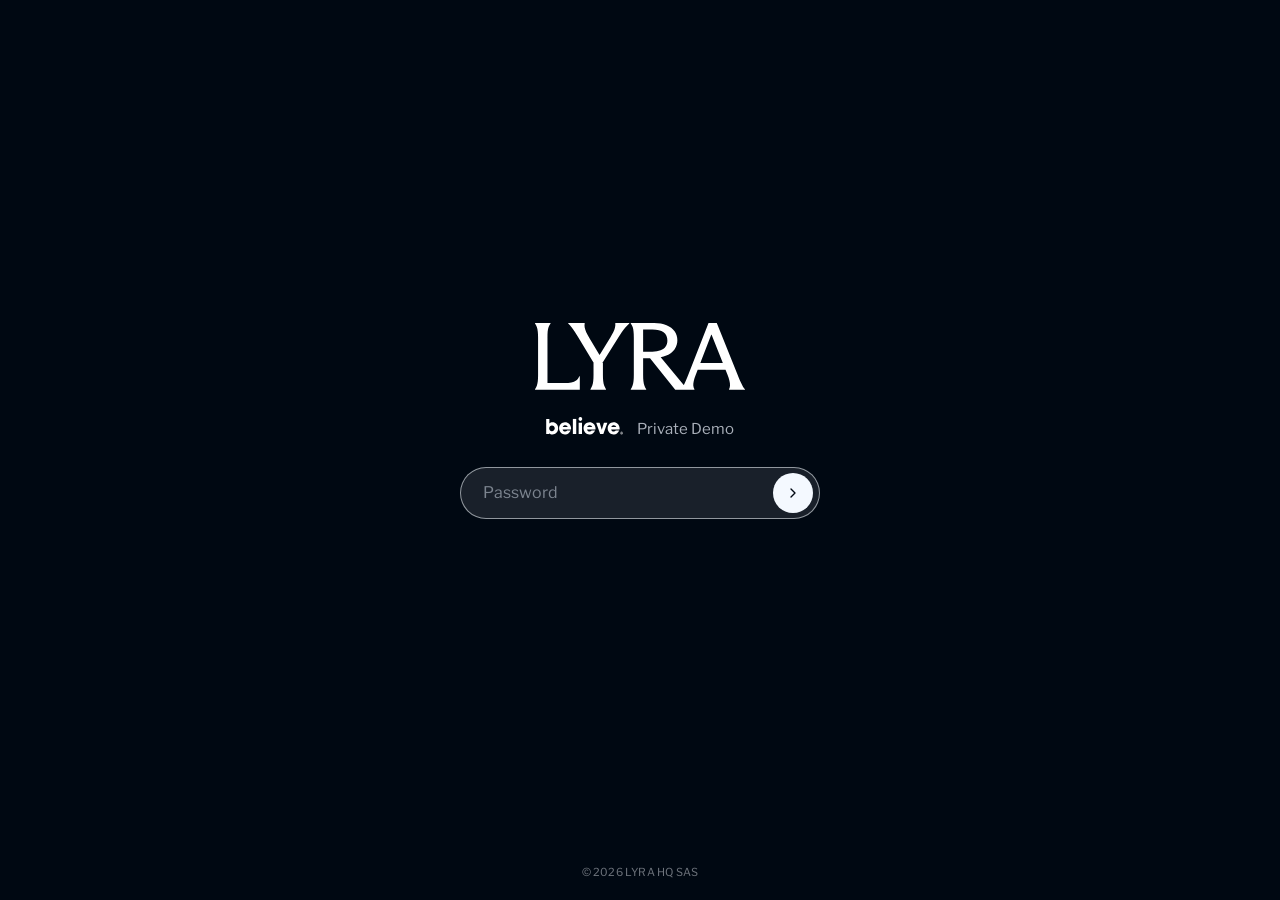
<file: believe/index.html>
<!doctype html>
<html lang="en">
<head>
<meta charset="utf-8">
<meta name="viewport" content="width=device-width, initial-scale=1">
<meta name="robots" content="noindex, nofollow">
<meta name="theme-color" content="#000812">
<meta name="color-scheme" content="dark">
<title>Demo Believe</title>
<link rel="icon" href="https://lyrahq.co/favicon.svg" type="image/svg+xml">
<script>location.replace("/demo-believe/"+location.search+location.hash);</script>
<meta http-equiv="refresh" content="0; url=/demo-believe/">
<link rel="canonical" href="https://lyrahq.co/demo-believe/">
<style>html,body{margin:0;height:100%;background:#000812;color:#9aa3ad;font:15px/1.5 -apple-system,Helvetica,Arial,sans-serif}a{color:#fff}p{padding:24px}</style>
</head>
<body><p>The demo has moved to <a href="/demo-believe/">lyrahq.co/demo-believe</a>.</p></body>
</html>
</file>
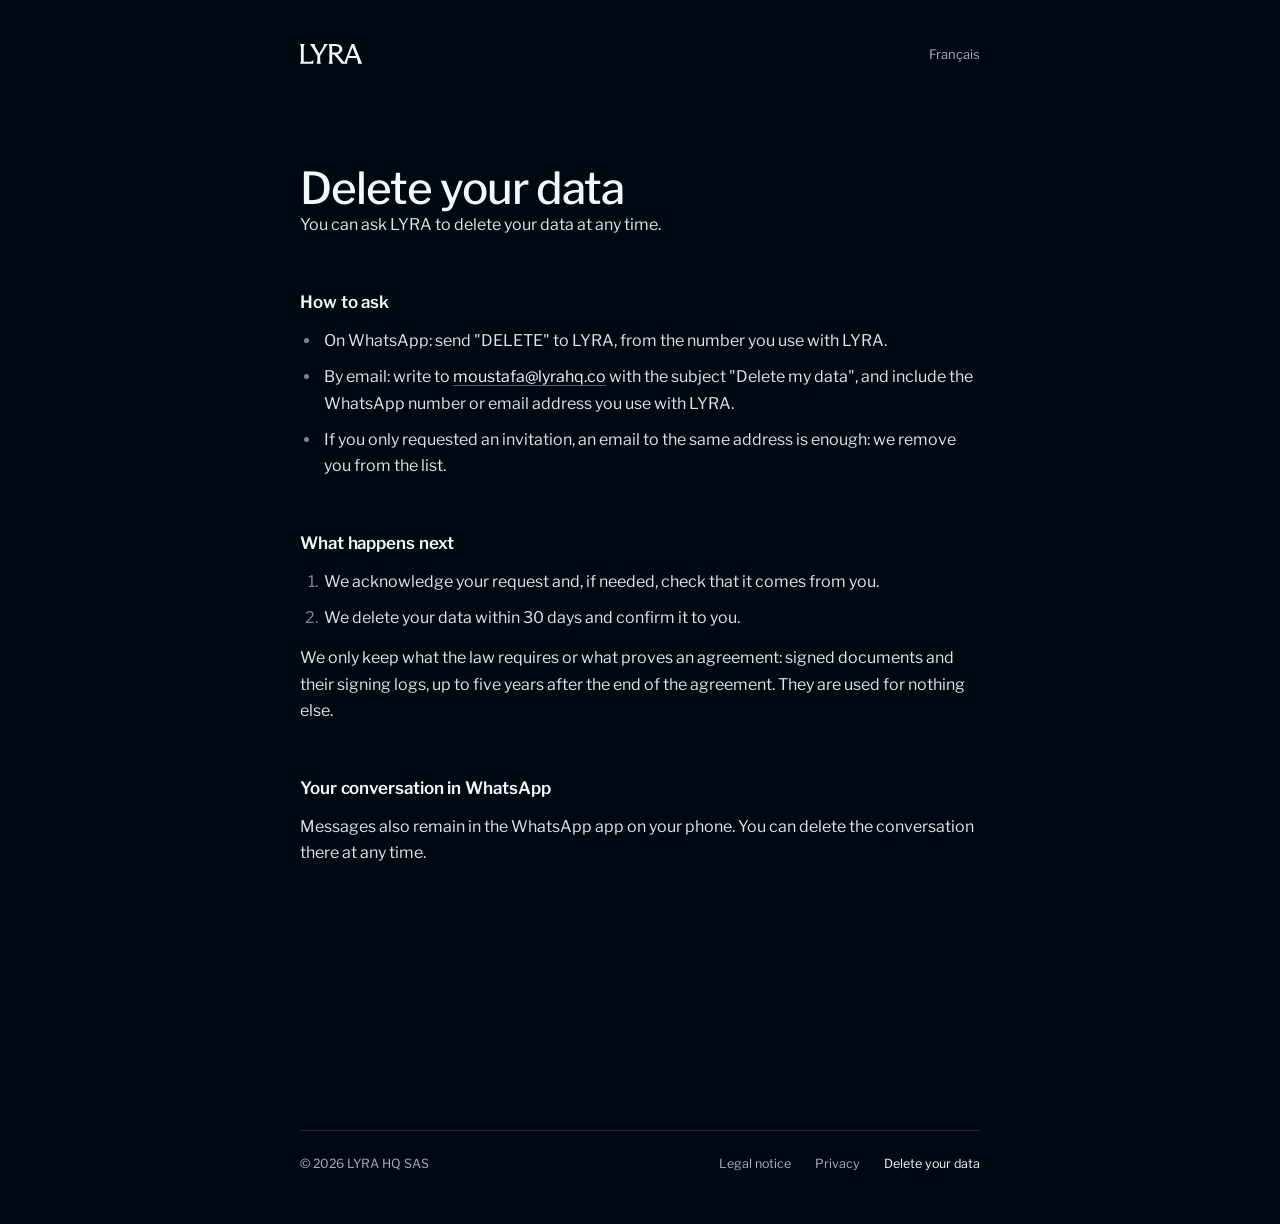
<file: data-deletion/index.html>
<!doctype html>
<html lang="en">
<head>
<meta charset="utf-8">
<meta name="viewport" content="width=device-width, initial-scale=1">
<title>Delete your data, LYRA</title>
<meta name="description" content="How to ask LYRA to delete your data.">
<meta name="theme-color" content="#000812">
<meta name="color-scheme" content="dark">
<meta name="referrer" content="strict-origin-when-cross-origin">
<meta http-equiv="Content-Security-Policy" content="default-src 'self'; img-src 'self' data:; media-src 'self'; font-src 'self'; style-src 'self'; script-src 'self'; connect-src 'self' https://script.google.com https://script.googleusercontent.com; object-src 'none'; base-uri 'none'; form-action 'none'">
<link rel="icon" href="../favicon.svg" type="image/svg+xml">
<link rel="icon" href="../favicon-32.png" sizes="32x32" type="image/png">
<link rel="apple-touch-icon" href="../apple-touch-icon.png">
<link rel="canonical" href="https://lyrahq.co/data-deletion/">
<link rel="alternate" hreflang="fr" href="https://lyrahq.co/fr/suppression-des-donnees/">
<link rel="alternate" hreflang="en" href="https://lyrahq.co/data-deletion/">
<link rel="stylesheet" href="../assets/legal.css">
<script src="../assets/legal.js"></script>
</head>
<body>
<div class="lg">
<header class="lg-head"><a class="lg-mark" href="../#lyra" aria-label="LYRA, home"><svg viewBox="0 0 328 105" aria-hidden="true"><path fill="currentColor" d="M-0 103.51C1.2 101.92 2.15 100.12 2.85 98.12C3.54 96.02 4.04 93.68 4.34 91.08C4.64 88.38 4.79 85.29 4.79 81.79V23.07C4.79 19.27 4.64 16.08 4.34 13.48C4.04 10.79 3.54 8.44 2.85 6.44C2.15 4.34 1.2 2.4 -0 0.6V2.17e-05H24.27V0.6C22.97 2.4 21.97 4.34 21.27 6.44C20.57 8.44 20.07 10.74 19.77 13.33C19.57 15.93 19.47 19.17 19.47 23.07V93.78H45.99C50.28 93.78 53.88 93.48 56.77 92.88C59.77 92.28 62.27 91.23 64.26 89.73C66.36 88.13 68.01 85.89 69.21 82.99H69.96V104.11H-0V103.51ZM91.4 53.48L95.29 68.16L67.73 22.62C65.93 19.62 64.13 16.78 62.34 14.08C60.54 11.29 58.79 8.79 57.09 6.59C55.49 4.39 53.75 2.4 51.85 0.6V2.17e-05H77.62V0.45C77.22 2.65 77.22 4.89 77.62 7.19C78.11 9.49 78.91 11.88 80.01 14.38C81.21 16.88 82.76 19.72 84.66 22.92L100.53 49.43H101.13L117.46 23.07C119.56 19.67 121.21 16.73 122.41 14.23C123.6 11.63 124.45 9.24 124.95 7.04C125.45 4.84 125.6 2.7 125.4 0.6V2.17e-05H147.27V0.6C145.08 2.5 143.03 4.59 141.13 6.89C139.23 9.19 137.34 11.73 135.44 14.53C133.64 17.23 131.79 20.07 129.9 23.07L101.28 68.91L106.08 52.88V80.89C106.08 84.69 106.23 87.93 106.53 90.63C106.83 93.33 107.33 95.72 108.03 97.82C108.72 99.82 109.67 101.72 110.87 103.51V104.11H86.6V103.51C87.8 101.72 88.75 99.82 89.45 97.82C90.15 95.72 90.65 93.33 90.95 90.63C91.25 87.93 91.4 84.69 91.4 80.89V53.48ZM149.56 103.51C150.76 101.81 151.7 99.92 152.4 97.82C153.1 95.72 153.6 93.33 153.9 90.63C154.2 87.93 154.35 84.64 154.35 80.74V22.92C154.35 19.12 154.2 15.93 153.9 13.33C153.7 10.64 153.25 8.29 152.55 6.29C151.85 4.19 150.86 2.3 149.56 0.6V2.17e-05H185.96C193.55 2.17e-05 200.04 1.15 205.43 3.45C210.93 5.64 215.12 8.79 218.02 12.88C220.91 16.98 222.36 21.72 222.36 27.11C222.36 32.41 220.86 37.1 217.87 41.2C214.97 45.29 210.73 48.54 205.13 50.93C199.64 53.23 193.15 54.38 185.66 54.38L183.86 54.08L195.4 52.43L238.09 103.81V104.11H219.06L179.67 54.98H168.88V80.74C168.88 84.64 169.03 87.93 169.33 90.63C169.63 93.33 170.13 95.72 170.83 97.82C171.53 99.92 172.48 101.81 173.68 103.51V104.11H149.56V103.51ZM183.26 44.79C188.36 44.79 192.65 44.09 196.15 42.69C199.74 41.3 202.39 39.3 204.09 36.7C205.88 34 206.78 30.86 206.78 27.26C206.78 21.57 204.78 17.28 200.79 14.38C196.89 11.48 191.1 10.04 183.41 10.04H168.88V44.79H183.26ZM227.61 103.51C229.11 102.02 230.36 100.52 231.35 99.02C232.35 97.42 233.4 95.32 234.5 92.73C235.7 90.03 237.3 86.14 239.29 81.04L271.05 2.17e-05H283.94L316.29 80.29C318.19 85.09 319.84 89.03 321.24 92.13C322.63 95.12 323.78 97.42 324.68 99.02C325.58 100.52 326.68 102.02 327.98 103.51V104.11H303.11V103.51C304.01 101.92 304.51 99.97 304.61 97.67C304.71 95.37 304.41 92.83 303.71 90.03C303.01 87.23 302.01 84.19 300.71 80.89L275.85 18.28H275.25L250.98 81.19C249.68 84.59 248.68 87.68 247.98 90.48C247.38 93.18 247.13 95.62 247.23 97.82C247.43 100.02 248.03 101.92 249.03 103.51V104.11H227.61V103.51ZM250.23 62.62H300.26V72.95H250.23V62.62Z"></path></svg></a><a class="lg-lang" href="../fr/suppression-des-donnees/" lang="fr" hreflang="fr">Français</a></header>
<main class="lg-main"><h1>Delete your data</h1><p class="lg-sub">You can ask LYRA to delete your data at any time.</p>
<h2>How to ask</h2>
<ul><li>On WhatsApp: send "DELETE" to LYRA, from the number you use with LYRA.</li><li>By email: write to <a href="mailto:moustafa@lyrahq.co">moustafa@lyrahq.co</a> with the subject "Delete my data", and include the WhatsApp number or email address you use with LYRA.</li><li>If you only requested an invitation, an email to the same address is enough: we remove you from the list.</li></ul>
<h2>What happens next</h2>
<ol><li>We acknowledge your request and, if needed, check that it comes from you.</li><li>We delete your data within 30 days and confirm it to you.</li></ol>
<p>We only keep what the law requires or what proves an agreement: signed documents and their signing logs, up to five years after the end of the agreement. They are used for nothing else.</p>
<h2>Your conversation in WhatsApp</h2>
<p>Messages also remain in the WhatsApp app on your phone. You can delete the conversation there at any time.</p>
<h2>Questions</h2>
<p>Write to <a href="mailto:moustafa@lyrahq.co">moustafa@lyrahq.co</a>. Our <a href="../privacy/">privacy policy</a> describes how we process your data. You can also lodge a complaint with the CNIL (<a href="https://www.cnil.fr">cnil.fr</a>), the French data protection authority, or with your local authority.</p></main>
<footer class="lg-foot"><span>© 2026 LYRA HQ SAS</span><a href="../legal/">Legal notice</a><a href="../privacy/">Privacy</a><a href="./" aria-current="page">Delete your data</a></footer>
</div>
</body>
</html>
</file>
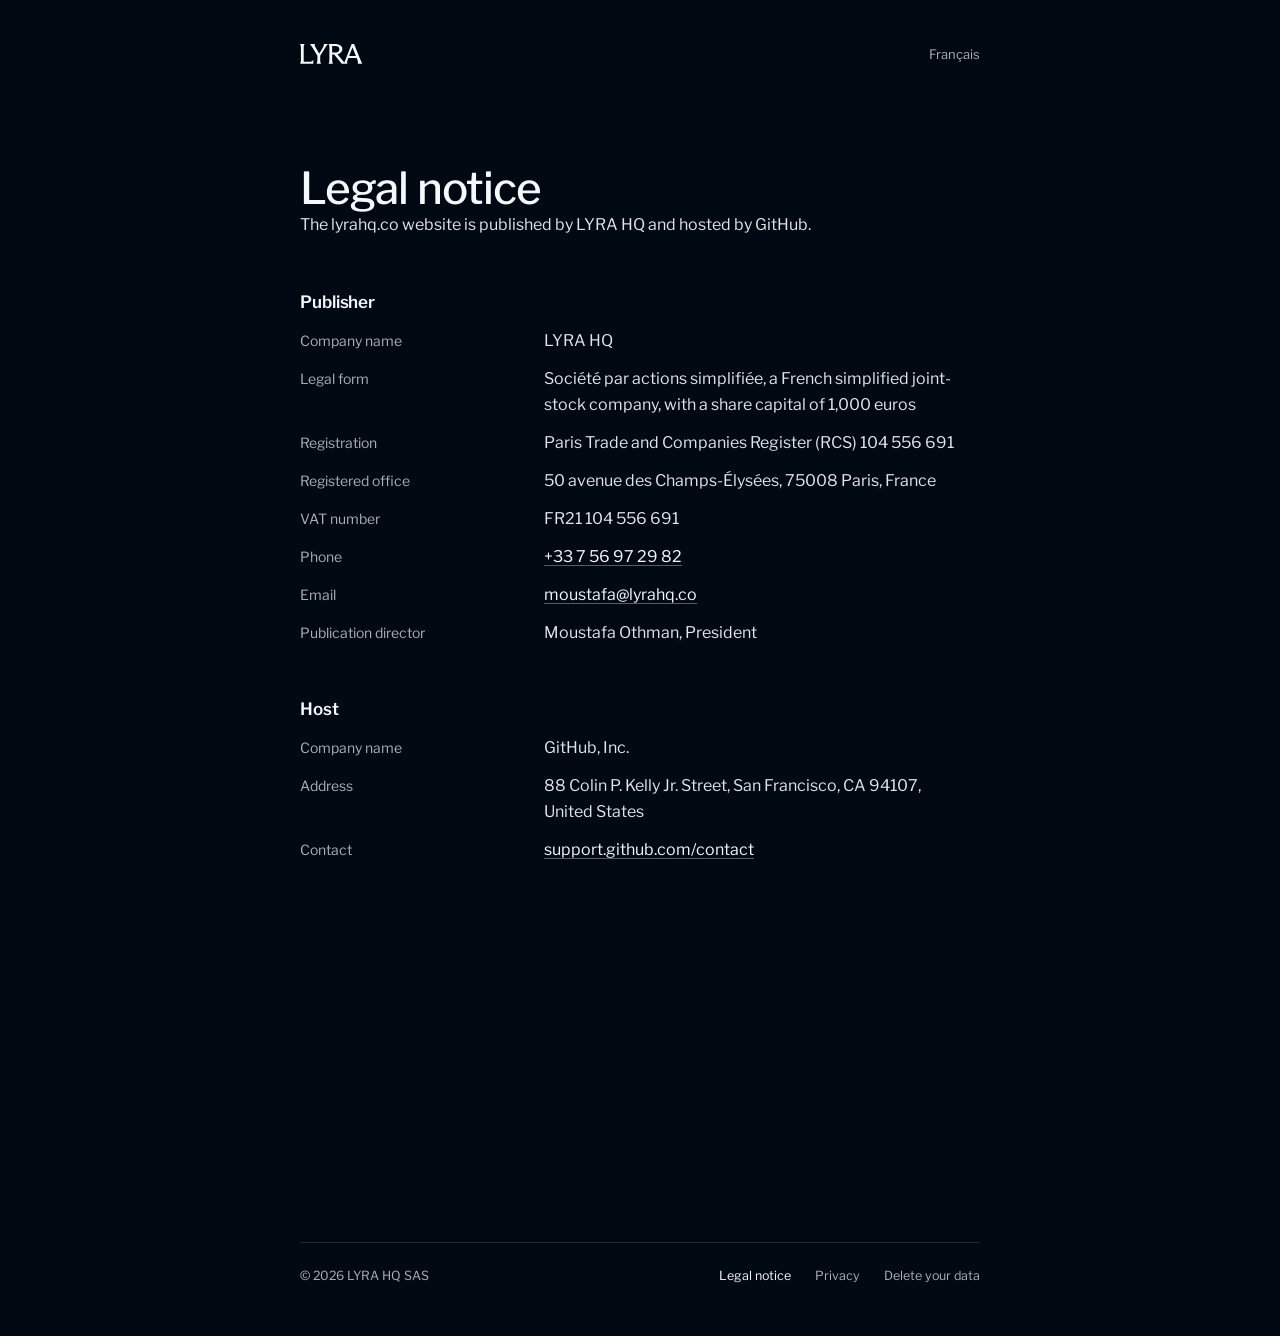
<file: legal/index.html>
<!doctype html>
<html lang="en">
<head>
<meta charset="utf-8">
<meta name="viewport" content="width=device-width, initial-scale=1">
<title>Legal notice, LYRA</title>
<meta name="description" content="Legal notice of the lyrahq.co website, published by LYRA HQ SAS.">
<meta name="theme-color" content="#000812">
<meta name="color-scheme" content="dark">
<meta name="referrer" content="strict-origin-when-cross-origin">
<meta http-equiv="Content-Security-Policy" content="default-src 'self'; img-src 'self' data:; media-src 'self'; font-src 'self'; style-src 'self'; script-src 'self'; connect-src 'self' https://script.google.com https://script.googleusercontent.com; object-src 'none'; base-uri 'none'; form-action 'none'">
<link rel="icon" href="../favicon.svg" type="image/svg+xml">
<link rel="icon" href="../favicon-32.png" sizes="32x32" type="image/png">
<link rel="apple-touch-icon" href="../apple-touch-icon.png">
<link rel="canonical" href="https://lyrahq.co/legal/">
<link rel="alternate" hreflang="fr" href="https://lyrahq.co/fr/mentions-legales/">
<link rel="alternate" hreflang="en" href="https://lyrahq.co/legal/">
<link rel="stylesheet" href="../assets/legal.css">
<script src="../assets/legal.js"></script>
</head>
<body>
<div class="lg">
<header class="lg-head"><a class="lg-mark" href="../#lyra" aria-label="LYRA, home"><svg viewBox="0 0 328 105" aria-hidden="true"><path fill="currentColor" d="M-0 103.51C1.2 101.92 2.15 100.12 2.85 98.12C3.54 96.02 4.04 93.68 4.34 91.08C4.64 88.38 4.79 85.29 4.79 81.79V23.07C4.79 19.27 4.64 16.08 4.34 13.48C4.04 10.79 3.54 8.44 2.85 6.44C2.15 4.34 1.2 2.4 -0 0.6V2.17e-05H24.27V0.6C22.97 2.4 21.97 4.34 21.27 6.44C20.57 8.44 20.07 10.74 19.77 13.33C19.57 15.93 19.47 19.17 19.47 23.07V93.78H45.99C50.28 93.78 53.88 93.48 56.77 92.88C59.77 92.28 62.27 91.23 64.26 89.73C66.36 88.13 68.01 85.89 69.21 82.99H69.96V104.11H-0V103.51ZM91.4 53.48L95.29 68.16L67.73 22.62C65.93 19.62 64.13 16.78 62.34 14.08C60.54 11.29 58.79 8.79 57.09 6.59C55.49 4.39 53.75 2.4 51.85 0.6V2.17e-05H77.62V0.45C77.22 2.65 77.22 4.89 77.62 7.19C78.11 9.49 78.91 11.88 80.01 14.38C81.21 16.88 82.76 19.72 84.66 22.92L100.53 49.43H101.13L117.46 23.07C119.56 19.67 121.21 16.73 122.41 14.23C123.6 11.63 124.45 9.24 124.95 7.04C125.45 4.84 125.6 2.7 125.4 0.6V2.17e-05H147.27V0.6C145.08 2.5 143.03 4.59 141.13 6.89C139.23 9.19 137.34 11.73 135.44 14.53C133.64 17.23 131.79 20.07 129.9 23.07L101.28 68.91L106.08 52.88V80.89C106.08 84.69 106.23 87.93 106.53 90.63C106.83 93.33 107.33 95.72 108.03 97.82C108.72 99.82 109.67 101.72 110.87 103.51V104.11H86.6V103.51C87.8 101.72 88.75 99.82 89.45 97.82C90.15 95.72 90.65 93.33 90.95 90.63C91.25 87.93 91.4 84.69 91.4 80.89V53.48ZM149.56 103.51C150.76 101.81 151.7 99.92 152.4 97.82C153.1 95.72 153.6 93.33 153.9 90.63C154.2 87.93 154.35 84.64 154.35 80.74V22.92C154.35 19.12 154.2 15.93 153.9 13.33C153.7 10.64 153.25 8.29 152.55 6.29C151.85 4.19 150.86 2.3 149.56 0.6V2.17e-05H185.96C193.55 2.17e-05 200.04 1.15 205.43 3.45C210.93 5.64 215.12 8.79 218.02 12.88C220.91 16.98 222.36 21.72 222.36 27.11C222.36 32.41 220.86 37.1 217.87 41.2C214.97 45.29 210.73 48.54 205.13 50.93C199.64 53.23 193.15 54.38 185.66 54.38L183.86 54.08L195.4 52.43L238.09 103.81V104.11H219.06L179.67 54.98H168.88V80.74C168.88 84.64 169.03 87.93 169.33 90.63C169.63 93.33 170.13 95.72 170.83 97.82C171.53 99.92 172.48 101.81 173.68 103.51V104.11H149.56V103.51ZM183.26 44.79C188.36 44.79 192.65 44.09 196.15 42.69C199.74 41.3 202.39 39.3 204.09 36.7C205.88 34 206.78 30.86 206.78 27.26C206.78 21.57 204.78 17.28 200.79 14.38C196.89 11.48 191.1 10.04 183.41 10.04H168.88V44.79H183.26ZM227.61 103.51C229.11 102.02 230.36 100.52 231.35 99.02C232.35 97.42 233.4 95.32 234.5 92.73C235.7 90.03 237.3 86.14 239.29 81.04L271.05 2.17e-05H283.94L316.29 80.29C318.19 85.09 319.84 89.03 321.24 92.13C322.63 95.12 323.78 97.42 324.68 99.02C325.58 100.52 326.68 102.02 327.98 103.51V104.11H303.11V103.51C304.01 101.92 304.51 99.97 304.61 97.67C304.71 95.37 304.41 92.83 303.71 90.03C303.01 87.23 302.01 84.19 300.71 80.89L275.85 18.28H275.25L250.98 81.19C249.68 84.59 248.68 87.68 247.98 90.48C247.38 93.18 247.13 95.62 247.23 97.82C247.43 100.02 248.03 101.92 249.03 103.51V104.11H227.61V103.51ZM250.23 62.62H300.26V72.95H250.23V62.62Z"></path></svg></a><a class="lg-lang" href="../fr/mentions-legales/" lang="fr" hreflang="fr">Français</a></header>
<main class="lg-main"><h1>Legal notice</h1><p class="lg-sub">The lyrahq.co website is published by LYRA HQ and hosted by GitHub.</p>
<h2>Publisher</h2>
<dl><dt>Company name</dt><dd>LYRA HQ</dd><dt>Legal form</dt><dd>Société par actions simplifiée, a French simplified joint-stock company, with a share capital of 1,000 euros</dd><dt>Registration</dt><dd>Paris Trade and Companies Register (RCS) 104&nbsp;556&nbsp;691</dd><dt>Registered office</dt><dd>50 avenue des <span class="lg-nw">Champs-Élysées</span>, 75008 Paris, France</dd><dt>VAT number</dt><dd>FR21&nbsp;104&nbsp;556&nbsp;691</dd><dt>Phone</dt><dd><a href="tel:+33756972982">+33&nbsp;7&nbsp;56&nbsp;97&nbsp;29&nbsp;82</a></dd><dt>Email</dt><dd><a href="mailto:moustafa@lyrahq.co">moustafa@lyrahq.co</a></dd><dt>Publication director</dt><dd>Moustafa Othman, President</dd></dl>
<h2>Host</h2>
<dl><dt>Company name</dt><dd>GitHub, Inc.</dd><dt>Address</dt><dd>88 Colin P. Kelly Jr. Street, San Francisco, CA&nbsp;94107, <span class="lg-nw">United States</span></dd><dt>Contact</dt><dd><a href="https://support.github.com/contact">support.github.com/contact</a></dd></dl>
<h2>Intellectual property</h2>
<p>The content of this site and the LYRA HQ trademark are the property of LYRA HQ SAS. Any reproduction without written permission is prohibited.</p>
<h2>Personal data and cookies</h2>
<p>This site sets no cookies and does not measure its audience. How the LYRA service processes data is described in the <a href="../privacy/">privacy policy</a>.</p></main>
<footer class="lg-foot"><span>© 2026 LYRA HQ SAS</span><a href="./" aria-current="page">Legal notice</a><a href="../privacy/">Privacy</a><a href="../data-deletion/">Delete your data</a></footer>
</div>
</body>
</html>
</file>
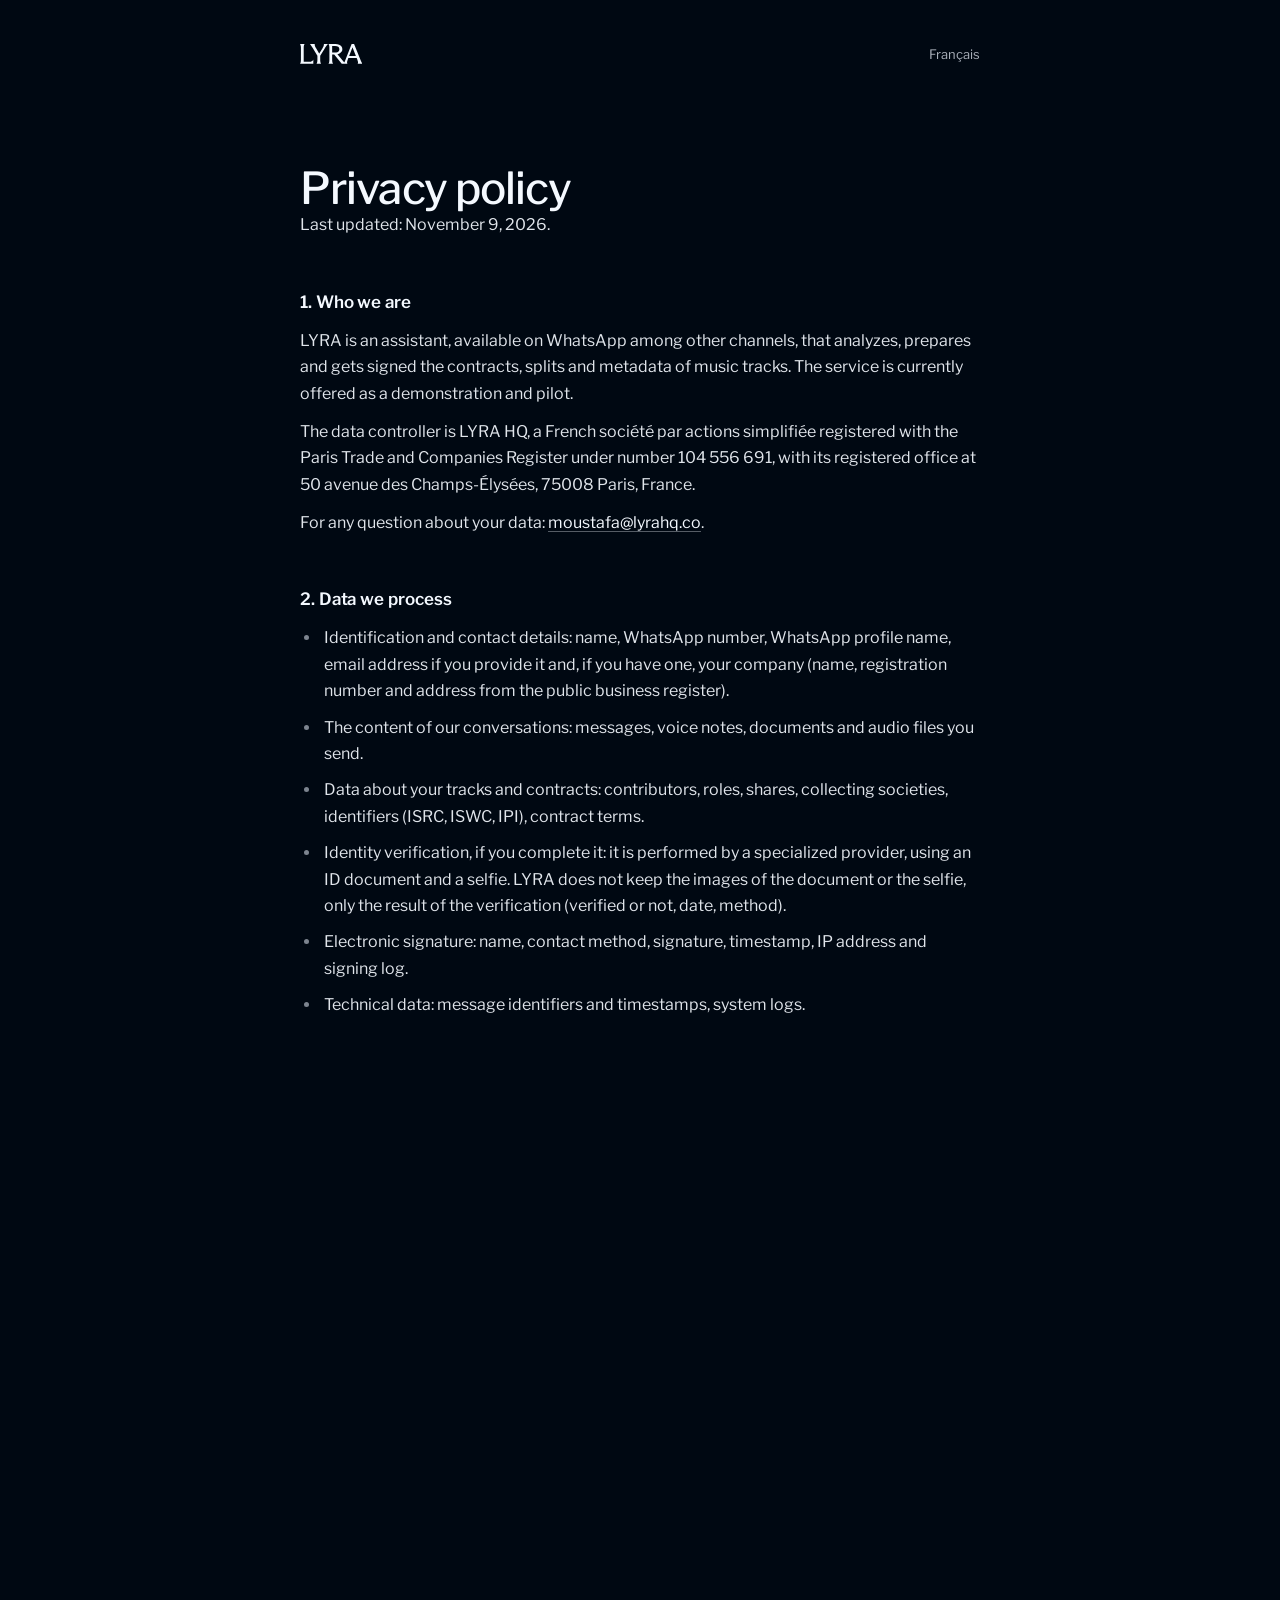
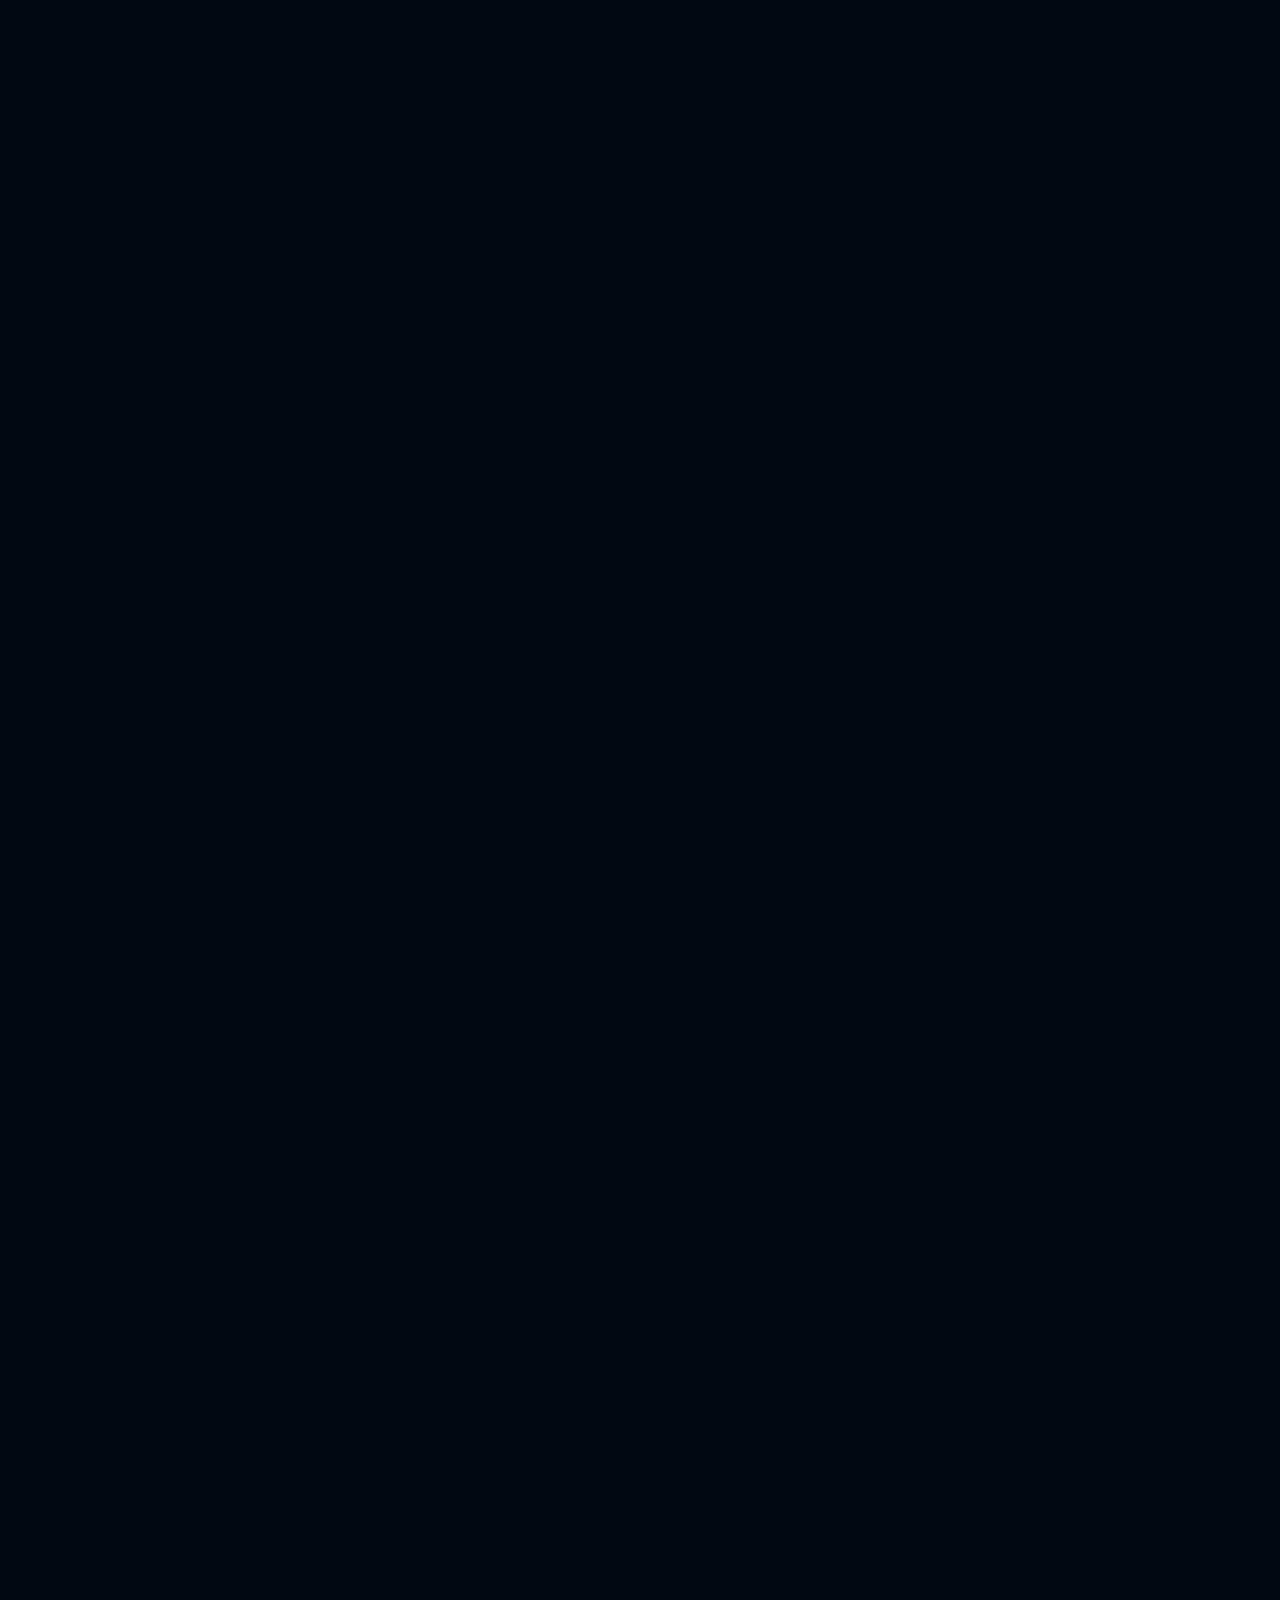
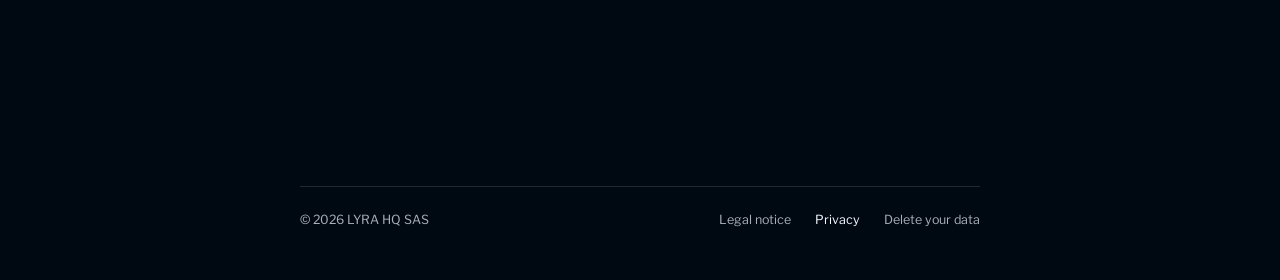
<file: privacy/index.html>
<!doctype html>
<html lang="en">
<head>
<meta charset="utf-8">
<meta name="viewport" content="width=device-width, initial-scale=1">
<title>Privacy policy, LYRA</title>
<meta name="description" content="LYRA privacy policy.">
<meta name="theme-color" content="#000812">
<meta name="color-scheme" content="dark">
<meta name="referrer" content="strict-origin-when-cross-origin">
<meta http-equiv="Content-Security-Policy" content="default-src 'self'; img-src 'self' data:; media-src 'self'; font-src 'self'; style-src 'self'; script-src 'self'; connect-src 'self' https://script.google.com https://script.googleusercontent.com; object-src 'none'; base-uri 'none'; form-action 'none'">
<link rel="icon" href="../favicon.svg" type="image/svg+xml">
<link rel="icon" href="../favicon-32.png" sizes="32x32" type="image/png">
<link rel="apple-touch-icon" href="../apple-touch-icon.png">
<link rel="canonical" href="https://lyrahq.co/privacy/">
<link rel="alternate" hreflang="fr" href="https://lyrahq.co/fr/confidentialite/">
<link rel="alternate" hreflang="en" href="https://lyrahq.co/privacy/">
<link rel="stylesheet" href="../assets/legal.css">
<script src="../assets/legal.js"></script>
</head>
<body>
<div class="lg">
<header class="lg-head"><a class="lg-mark" href="../#lyra" aria-label="LYRA, home"><svg viewBox="0 0 328 105" aria-hidden="true"><path fill="currentColor" d="M-0 103.51C1.2 101.92 2.15 100.12 2.85 98.12C3.54 96.02 4.04 93.68 4.34 91.08C4.64 88.38 4.79 85.29 4.79 81.79V23.07C4.79 19.27 4.64 16.08 4.34 13.48C4.04 10.79 3.54 8.44 2.85 6.44C2.15 4.34 1.2 2.4 -0 0.6V2.17e-05H24.27V0.6C22.97 2.4 21.97 4.34 21.27 6.44C20.57 8.44 20.07 10.74 19.77 13.33C19.57 15.93 19.47 19.17 19.47 23.07V93.78H45.99C50.28 93.78 53.88 93.48 56.77 92.88C59.77 92.28 62.27 91.23 64.26 89.73C66.36 88.13 68.01 85.89 69.21 82.99H69.96V104.11H-0V103.51ZM91.4 53.48L95.29 68.16L67.73 22.62C65.93 19.62 64.13 16.78 62.34 14.08C60.54 11.29 58.79 8.79 57.09 6.59C55.49 4.39 53.75 2.4 51.85 0.6V2.17e-05H77.62V0.45C77.22 2.65 77.22 4.89 77.62 7.19C78.11 9.49 78.91 11.88 80.01 14.38C81.21 16.88 82.76 19.72 84.66 22.92L100.53 49.43H101.13L117.46 23.07C119.56 19.67 121.21 16.73 122.41 14.23C123.6 11.63 124.45 9.24 124.95 7.04C125.45 4.84 125.6 2.7 125.4 0.6V2.17e-05H147.27V0.6C145.08 2.5 143.03 4.59 141.13 6.89C139.23 9.19 137.34 11.73 135.44 14.53C133.64 17.23 131.79 20.07 129.9 23.07L101.28 68.91L106.08 52.88V80.89C106.08 84.69 106.23 87.93 106.53 90.63C106.83 93.33 107.33 95.72 108.03 97.82C108.72 99.82 109.67 101.72 110.87 103.51V104.11H86.6V103.51C87.8 101.72 88.75 99.82 89.45 97.82C90.15 95.72 90.65 93.33 90.95 90.63C91.25 87.93 91.4 84.69 91.4 80.89V53.48ZM149.56 103.51C150.76 101.81 151.7 99.92 152.4 97.82C153.1 95.72 153.6 93.33 153.9 90.63C154.2 87.93 154.35 84.64 154.35 80.74V22.92C154.35 19.12 154.2 15.93 153.9 13.33C153.7 10.64 153.25 8.29 152.55 6.29C151.85 4.19 150.86 2.3 149.56 0.6V2.17e-05H185.96C193.55 2.17e-05 200.04 1.15 205.43 3.45C210.93 5.64 215.12 8.79 218.02 12.88C220.91 16.98 222.36 21.72 222.36 27.11C222.36 32.41 220.86 37.1 217.87 41.2C214.97 45.29 210.73 48.54 205.13 50.93C199.64 53.23 193.15 54.38 185.66 54.38L183.86 54.08L195.4 52.43L238.09 103.81V104.11H219.06L179.67 54.98H168.88V80.74C168.88 84.64 169.03 87.93 169.33 90.63C169.63 93.33 170.13 95.72 170.83 97.82C171.53 99.92 172.48 101.81 173.68 103.51V104.11H149.56V103.51ZM183.26 44.79C188.36 44.79 192.65 44.09 196.15 42.69C199.74 41.3 202.39 39.3 204.09 36.7C205.88 34 206.78 30.86 206.78 27.26C206.78 21.57 204.78 17.28 200.79 14.38C196.89 11.48 191.1 10.04 183.41 10.04H168.88V44.79H183.26ZM227.61 103.51C229.11 102.02 230.36 100.52 231.35 99.02C232.35 97.42 233.4 95.32 234.5 92.73C235.7 90.03 237.3 86.14 239.29 81.04L271.05 2.17e-05H283.94L316.29 80.29C318.19 85.09 319.84 89.03 321.24 92.13C322.63 95.12 323.78 97.42 324.68 99.02C325.58 100.52 326.68 102.02 327.98 103.51V104.11H303.11V103.51C304.01 101.92 304.51 99.97 304.61 97.67C304.71 95.37 304.41 92.83 303.71 90.03C303.01 87.23 302.01 84.19 300.71 80.89L275.85 18.28H275.25L250.98 81.19C249.68 84.59 248.68 87.68 247.98 90.48C247.38 93.18 247.13 95.62 247.23 97.82C247.43 100.02 248.03 101.92 249.03 103.51V104.11H227.61V103.51ZM250.23 62.62H300.26V72.95H250.23V62.62Z"></path></svg></a><a class="lg-lang" href="../fr/confidentialite/" lang="fr" hreflang="fr">Français</a></header>
<main class="lg-main"><h1>Privacy policy</h1><p class="lg-sub">Last updated: November 9, 2026.</p>
<h2>1. Who we are</h2>
<p>LYRA is an assistant, available on WhatsApp among other channels, that analyzes, prepares and gets signed the contracts, splits and metadata of music tracks. The service is currently offered as a demonstration and pilot.</p>
<p>The data controller is LYRA HQ, a French société par actions simplifiée registered with the Paris Trade and Companies Register under number 104&nbsp;556&nbsp;691, with its registered office at 50 avenue des <span class="lg-nw">Champs-Élysées</span>, 75008 Paris, France.</p>
<p>For any question about your data: <a href="mailto:moustafa@lyrahq.co">moustafa@lyrahq.co</a>.</p>
<h2>2. Data we process</h2>
<ul><li>Identification and contact details: name, WhatsApp number, WhatsApp profile name, email address if you provide it and, if you have one, your company (name, registration number and address from the public business register).</li><li>The content of our conversations: messages, voice notes, documents and audio files you send.</li><li>Data about your tracks and contracts: contributors, roles, shares, collecting societies, identifiers (ISRC, ISWC, IPI), contract terms.</li><li>Identity verification, if you complete it: it is performed by a specialized provider, using an ID document and a selfie. LYRA does not keep the images of the document or the selfie, only the result of the verification (verified or not, date, method).</li><li>Electronic signature: name, contact method, signature, timestamp, IP address and signing log.</li><li>Technical data: message identifiers and timestamps, system logs.</li></ul>
<h2>3. Why, and on what legal basis</h2>
<ul><li>To provide the service you request (analyze, prepare, send and get your documents signed, build a track's file): performance of a contract or pre-contractual steps.</li><li>To verify your identity before a signature: your explicit consent, collected before the verification, which you can withdraw at any time.</li><li>To keep the service secure and prevent fraud: our legitimate interest.</li><li>To meet our legal obligations, including keeping proof of an agreement.</li></ul>
<p>Your content is not used to train artificial intelligence models without your explicit consent. We do not sell your data.</p>
<h2>4. Who has access</h2>
<ul><li>The other parties to a document you prepare with LYRA (co-writers, producer, label) see the information about them in that document.</li><li>The recipients you choose, for example your distributor, when you ask us to send a file.</li><li>Our service providers, acting on our behalf: Meta (WhatsApp Business Platform), which carries messages between you and LYRA; Stripe, for identity verification; DocuSeal, for electronic signatures; our hosting and artificial intelligence model providers, which process messages and transcribe voice notes.</li></ul>
<h2>5. Transfers outside the European Union</h2>
<p>Some data may be processed outside the European Union, including in the <span class="lg-nw">United States</span>. These transfers rely on the European Commission's standard contractual clauses, or on the Data Privacy Framework where the provider is certified.</p>
<h2>6. How long we keep data</h2>
<ul><li>Demonstration data: deleted no later than 30 days after the demonstration.</li><li>Account data and conversations: while you use LYRA, then three years after your last interaction.</li><li>Signed documents and signing logs: up to five years after the end of the agreement, as proof.</li></ul>
<h2>7. Your rights</h2>
<p>You can access, correct and delete your data, restrict or object to its processing, request its portability, withdraw your consent and set instructions for your data after your death.</p>
<p>Write to <a href="mailto:moustafa@lyrahq.co">moustafa@lyrahq.co</a>. We reply within one month.</p>
<p>You can also lodge a complaint with the French data protection authority, the CNIL (<a href="https://www.cnil.fr">cnil.fr</a>), or with your local authority.</p>
<h2>8. Deleting your data</h2>
<p>Send "DELETE" to LYRA on WhatsApp, or email <a href="mailto:moustafa@lyrahq.co">moustafa@lyrahq.co</a>.</p>
<p>We delete your data within 30 days and confirm it to you, except documents we must keep by law or as proof of an agreement.</p>
<p>Step-by-step instructions are on the <a href="../data-deletion/">Delete your data</a> page.</p>
<h2>9. Security</h2>
<p>Data is encrypted in transit, and access is limited to the people who need it to run the service.</p>
<h2>10. Age</h2>
<p>LYRA is intended for people aged 18 and over.</p>
<h2>11. The lyrahq.co website and invitation requests</h2>
<p>The website sets no cookies and does not measure its audience. Its host, GitHub, logs visitors' IP addresses to keep the service secure.</p>
<p>When you request an invitation, the form on the website collects your name, your email address, what you do and, if you give it, a link to your work. We use them to reply to you and manage the invitation list, at your request (pre-contractual steps).</p>
<p>The form sends them to Google, our email provider (Google Workspace), which stores them in the LYRA HQ workspace and notifies us by email. Google may process them outside the European Union; these transfers are covered by the European Commission's standard contractual clauses.</p>
<p>We keep them until your access opens, and no later than twelve months after our last exchange. You can leave the list at any time by writing to us.</p>
<h2>12. Changes</h2>
<p>We publish any change to this policy on this page, with its update date.</p></main>
<footer class="lg-foot"><span>© 2026 LYRA HQ SAS</span><a href="../legal/">Legal notice</a><a href="./" aria-current="page">Privacy</a><a href="../data-deletion/">Delete your data</a></footer>
</div>
</body>
</html>
</file>
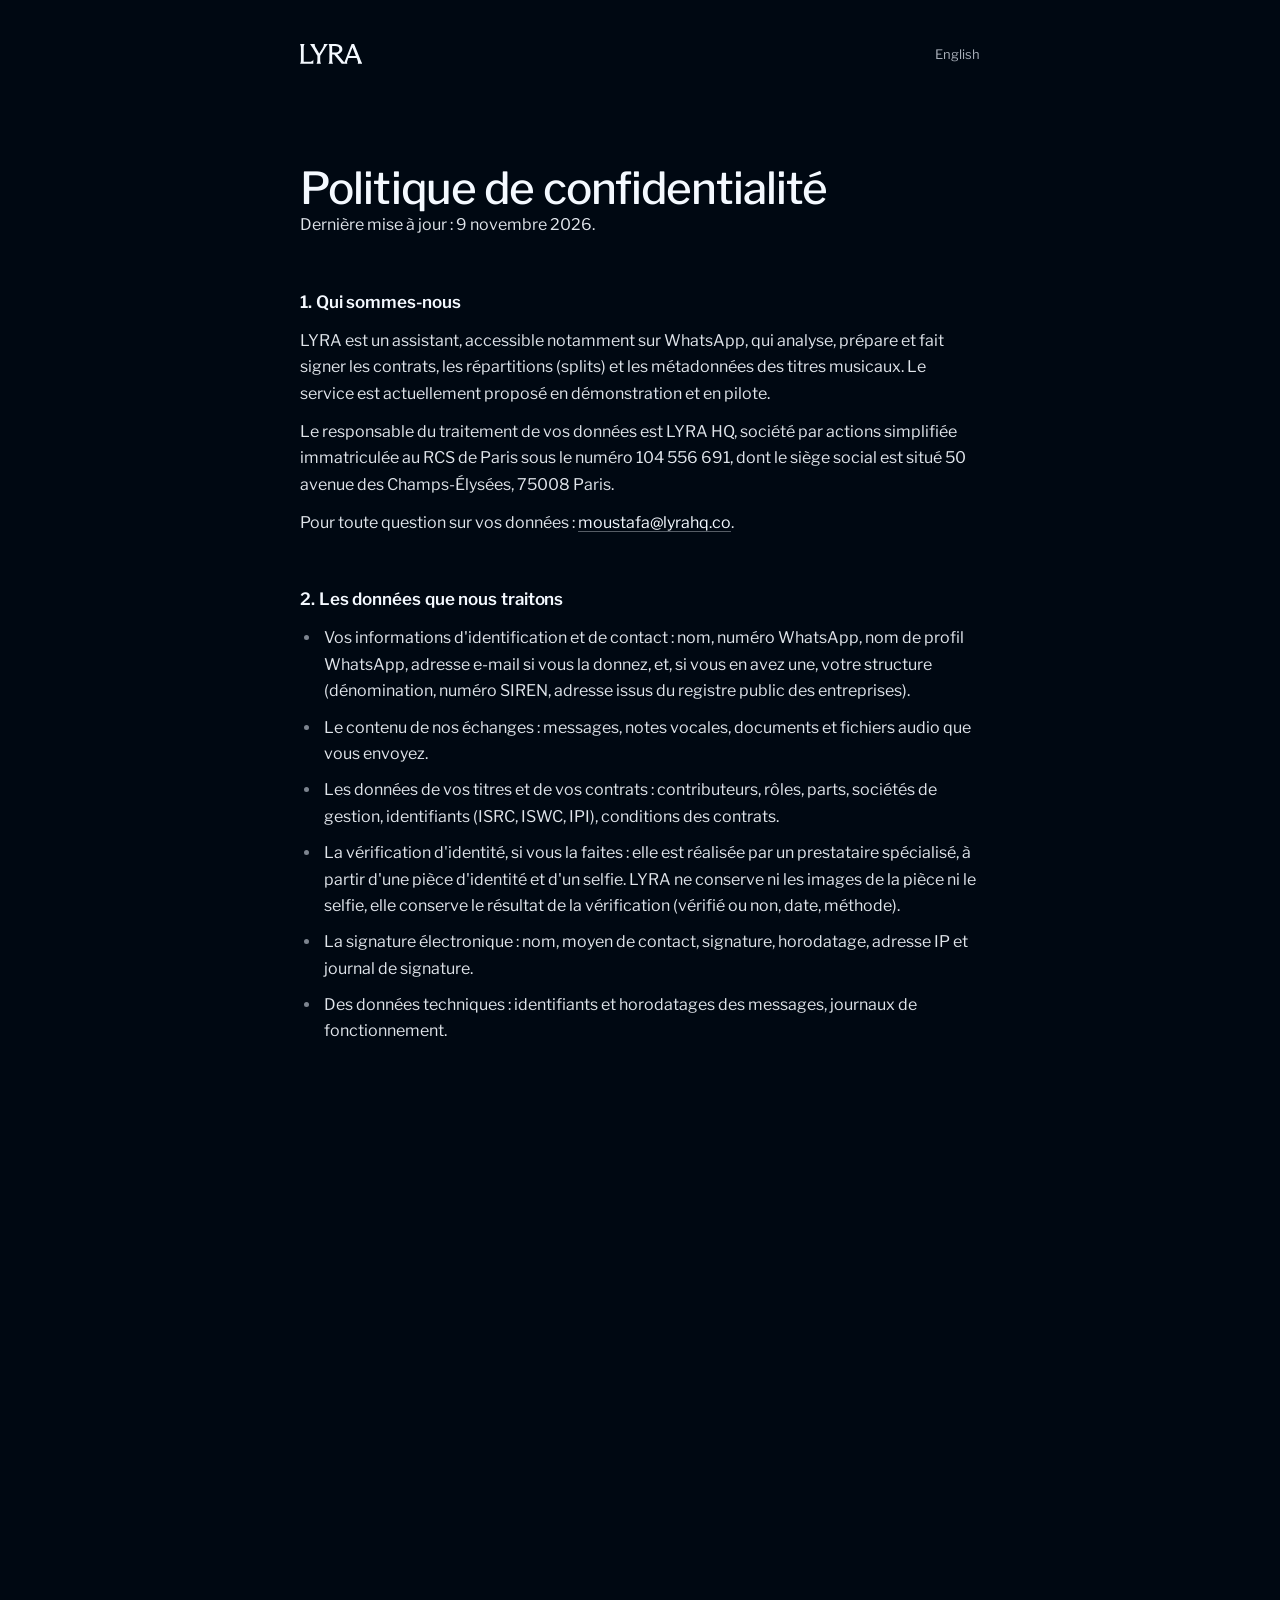
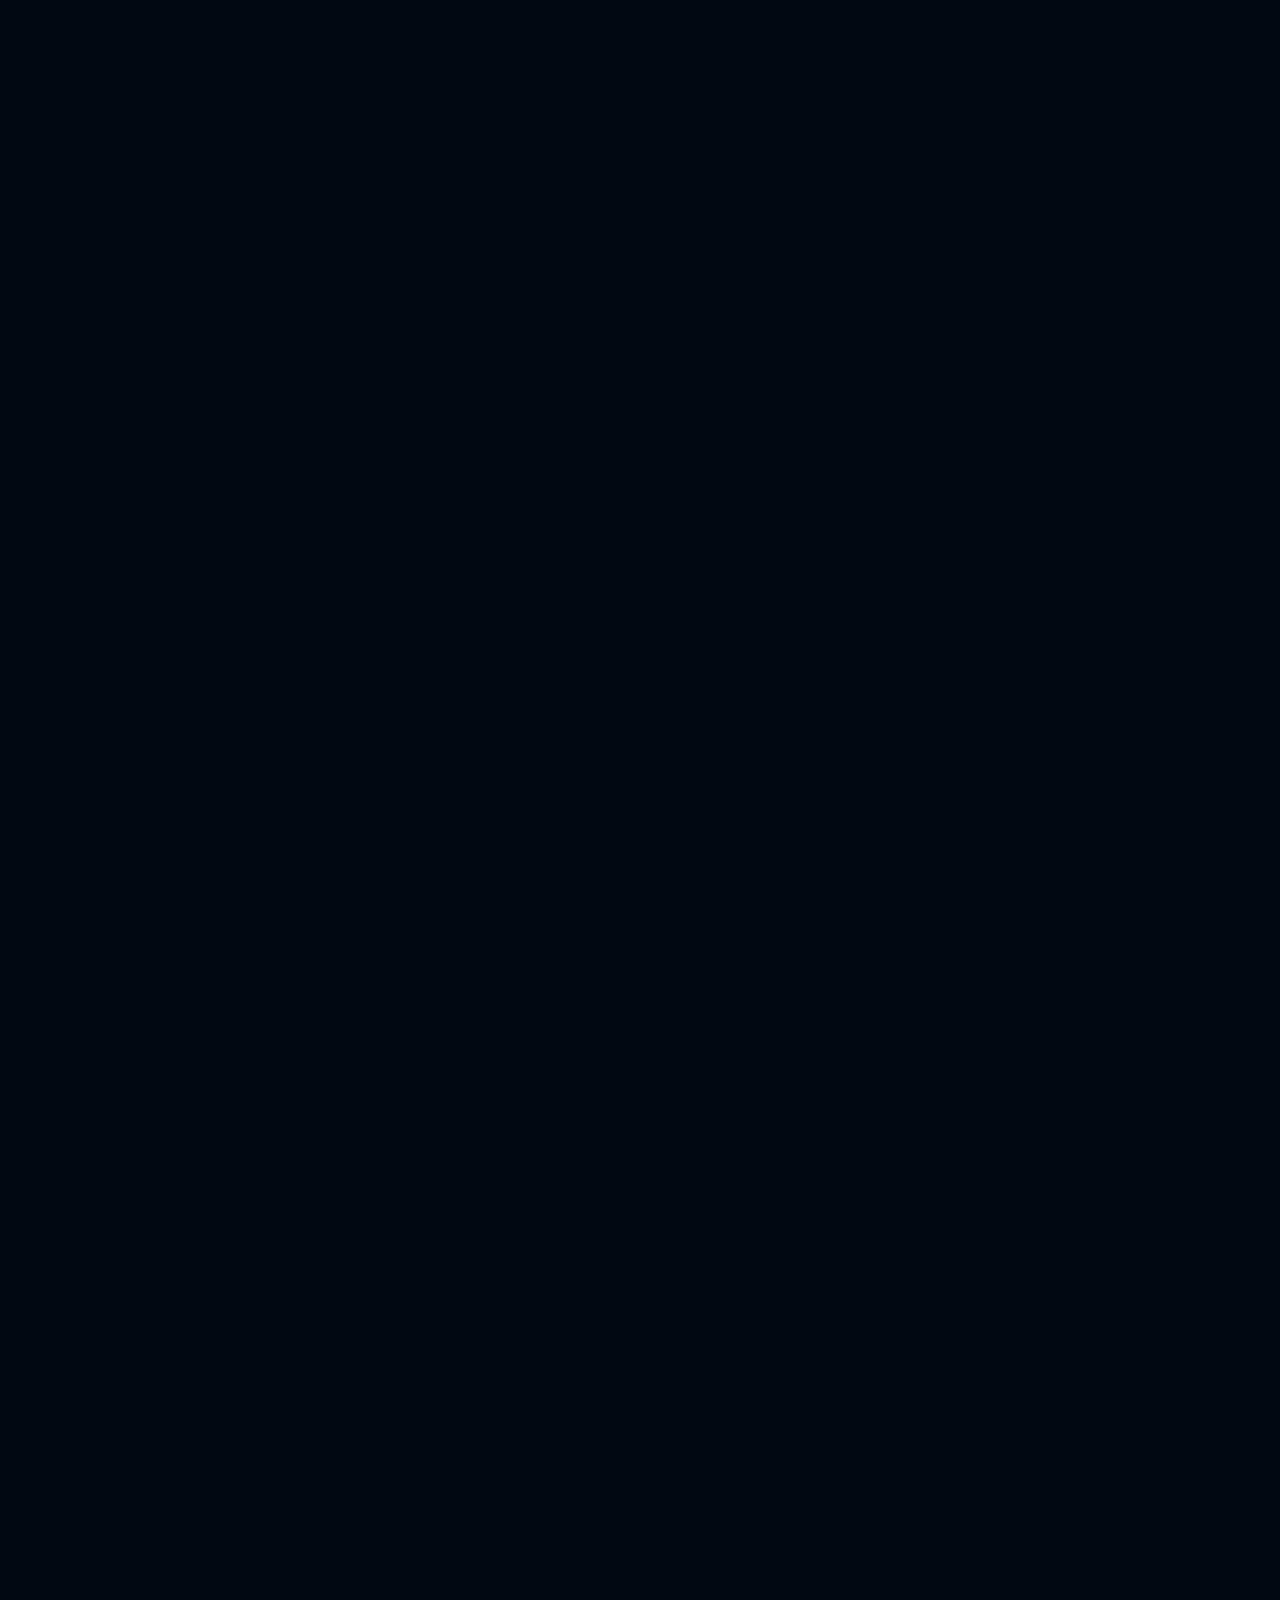
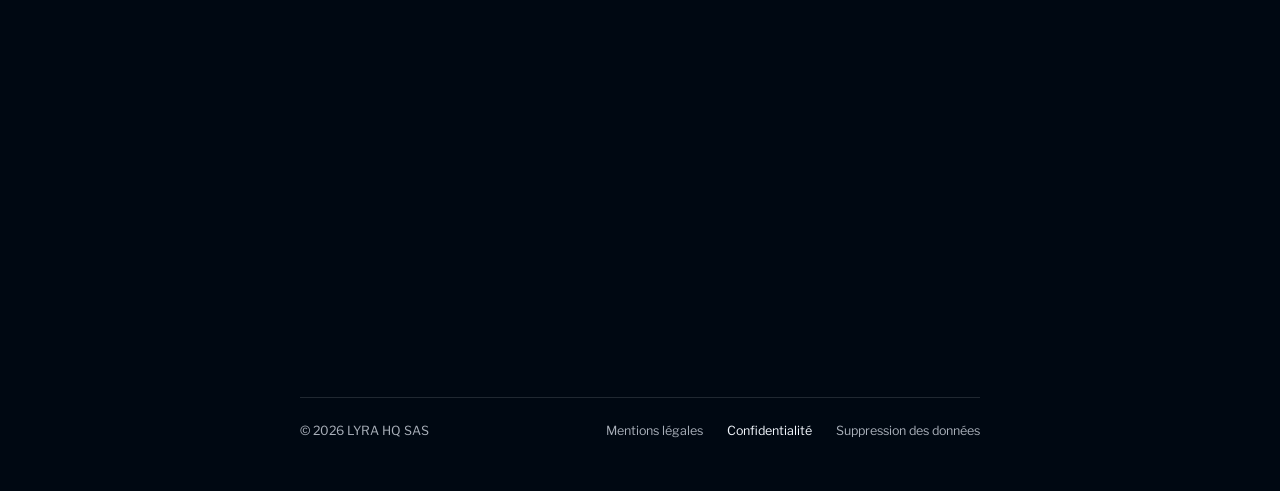
<file: fr/confidentialite/index.html>
<!doctype html>
<html lang="fr">
<head>
<meta charset="utf-8">
<meta name="viewport" content="width=device-width, initial-scale=1">
<title>Politique de confidentialité, LYRA</title>
<meta name="description" content="Politique de confidentialité de LYRA.">
<meta name="theme-color" content="#000812">
<meta name="color-scheme" content="dark">
<meta name="referrer" content="strict-origin-when-cross-origin">
<meta http-equiv="Content-Security-Policy" content="default-src 'self'; img-src 'self' data:; media-src 'self'; font-src 'self'; style-src 'self'; script-src 'self'; connect-src 'self' https://script.google.com https://script.googleusercontent.com; object-src 'none'; base-uri 'none'; form-action 'none'">
<link rel="icon" href="../../favicon.svg" type="image/svg+xml">
<link rel="icon" href="../../favicon-32.png" sizes="32x32" type="image/png">
<link rel="apple-touch-icon" href="../../apple-touch-icon.png">
<link rel="canonical" href="https://lyrahq.co/fr/confidentialite/">
<link rel="alternate" hreflang="fr" href="https://lyrahq.co/fr/confidentialite/">
<link rel="alternate" hreflang="en" href="https://lyrahq.co/privacy/">
<link rel="stylesheet" href="../../assets/legal.css">
<script src="../../assets/legal.js"></script>
</head>
<body>
<div class="lg">
<header class="lg-head"><a class="lg-mark" href="../../fr/#lyra" aria-label="LYRA, accueil"><svg viewBox="0 0 328 105" aria-hidden="true"><path fill="currentColor" d="M-0 103.51C1.2 101.92 2.15 100.12 2.85 98.12C3.54 96.02 4.04 93.68 4.34 91.08C4.64 88.38 4.79 85.29 4.79 81.79V23.07C4.79 19.27 4.64 16.08 4.34 13.48C4.04 10.79 3.54 8.44 2.85 6.44C2.15 4.34 1.2 2.4 -0 0.6V2.17e-05H24.27V0.6C22.97 2.4 21.97 4.34 21.27 6.44C20.57 8.44 20.07 10.74 19.77 13.33C19.57 15.93 19.47 19.17 19.47 23.07V93.78H45.99C50.28 93.78 53.88 93.48 56.77 92.88C59.77 92.28 62.27 91.23 64.26 89.73C66.36 88.13 68.01 85.89 69.21 82.99H69.96V104.11H-0V103.51ZM91.4 53.48L95.29 68.16L67.73 22.62C65.93 19.62 64.13 16.78 62.34 14.08C60.54 11.29 58.79 8.79 57.09 6.59C55.49 4.39 53.75 2.4 51.85 0.6V2.17e-05H77.62V0.45C77.22 2.65 77.22 4.89 77.62 7.19C78.11 9.49 78.91 11.88 80.01 14.38C81.21 16.88 82.76 19.72 84.66 22.92L100.53 49.43H101.13L117.46 23.07C119.56 19.67 121.21 16.73 122.41 14.23C123.6 11.63 124.45 9.24 124.95 7.04C125.45 4.84 125.6 2.7 125.4 0.6V2.17e-05H147.27V0.6C145.08 2.5 143.03 4.59 141.13 6.89C139.23 9.19 137.34 11.73 135.44 14.53C133.64 17.23 131.79 20.07 129.9 23.07L101.28 68.91L106.08 52.88V80.89C106.08 84.69 106.23 87.93 106.53 90.63C106.83 93.33 107.33 95.72 108.03 97.82C108.72 99.82 109.67 101.72 110.87 103.51V104.11H86.6V103.51C87.8 101.72 88.75 99.82 89.45 97.82C90.15 95.72 90.65 93.33 90.95 90.63C91.25 87.93 91.4 84.69 91.4 80.89V53.48ZM149.56 103.51C150.76 101.81 151.7 99.92 152.4 97.82C153.1 95.72 153.6 93.33 153.9 90.63C154.2 87.93 154.35 84.64 154.35 80.74V22.92C154.35 19.12 154.2 15.93 153.9 13.33C153.7 10.64 153.25 8.29 152.55 6.29C151.85 4.19 150.86 2.3 149.56 0.6V2.17e-05H185.96C193.55 2.17e-05 200.04 1.15 205.43 3.45C210.93 5.64 215.12 8.79 218.02 12.88C220.91 16.98 222.36 21.72 222.36 27.11C222.36 32.41 220.86 37.1 217.87 41.2C214.97 45.29 210.73 48.54 205.13 50.93C199.64 53.23 193.15 54.38 185.66 54.38L183.86 54.08L195.4 52.43L238.09 103.81V104.11H219.06L179.67 54.98H168.88V80.74C168.88 84.64 169.03 87.93 169.33 90.63C169.63 93.33 170.13 95.72 170.83 97.82C171.53 99.92 172.48 101.81 173.68 103.51V104.11H149.56V103.51ZM183.26 44.79C188.36 44.79 192.65 44.09 196.15 42.69C199.74 41.3 202.39 39.3 204.09 36.7C205.88 34 206.78 30.86 206.78 27.26C206.78 21.57 204.78 17.28 200.79 14.38C196.89 11.48 191.1 10.04 183.41 10.04H168.88V44.79H183.26ZM227.61 103.51C229.11 102.02 230.36 100.52 231.35 99.02C232.35 97.42 233.4 95.32 234.5 92.73C235.7 90.03 237.3 86.14 239.29 81.04L271.05 2.17e-05H283.94L316.29 80.29C318.19 85.09 319.84 89.03 321.24 92.13C322.63 95.12 323.78 97.42 324.68 99.02C325.58 100.52 326.68 102.02 327.98 103.51V104.11H303.11V103.51C304.01 101.92 304.51 99.97 304.61 97.67C304.71 95.37 304.41 92.83 303.71 90.03C303.01 87.23 302.01 84.19 300.71 80.89L275.85 18.28H275.25L250.98 81.19C249.68 84.59 248.68 87.68 247.98 90.48C247.38 93.18 247.13 95.62 247.23 97.82C247.43 100.02 248.03 101.92 249.03 103.51V104.11H227.61V103.51ZM250.23 62.62H300.26V72.95H250.23V62.62Z"></path></svg></a><a class="lg-lang" href="../../privacy/" lang="en" hreflang="en">English</a></header>
<main class="lg-main"><h1>Politique de confidentialité</h1><p class="lg-sub">Dernière mise à jour&nbsp;: 9 novembre 2026.</p>
<h2>1. Qui sommes-nous</h2>
<p>LYRA est un assistant, accessible notamment sur WhatsApp, qui analyse, prépare et fait signer les contrats, les répartitions (splits) et les métadonnées des titres musicaux. Le service est actuellement proposé en démonstration et en pilote.</p>
<p>Le responsable du traitement de vos données est LYRA HQ, société par actions simplifiée immatriculée au RCS de Paris sous le numéro 104&nbsp;556&nbsp;691, dont le siège social est situé 50 avenue des <span class="lg-nw">Champs-Élysées</span>, 75008 Paris.</p>
<p>Pour toute question sur vos données&nbsp;: <a href="mailto:moustafa@lyrahq.co">moustafa@lyrahq.co</a>.</p>
<h2>2. Les données que nous traitons</h2>
<ul><li>Vos informations d'identification et de contact&nbsp;: nom, numéro WhatsApp, nom de profil WhatsApp, adresse e-mail si vous la donnez, et, si vous en avez une, votre structure (dénomination, numéro SIREN, adresse issus du registre public des entreprises).</li><li>Le contenu de nos échanges&nbsp;: messages, notes vocales, documents et fichiers audio que vous envoyez.</li><li>Les données de vos titres et de vos contrats&nbsp;: contributeurs, rôles, parts, sociétés de gestion, identifiants (ISRC, ISWC, IPI), conditions des contrats.</li><li>La vérification d'identité, si vous la faites&nbsp;: elle est réalisée par un prestataire spécialisé, à partir d'une pièce d'identité et d'un selfie. LYRA ne conserve ni les images de la pièce ni le selfie, elle conserve le résultat de la vérification (vérifié ou non, date, méthode).</li><li>La signature électronique&nbsp;: nom, moyen de contact, signature, horodatage, adresse IP et journal de signature.</li><li>Des données techniques&nbsp;: identifiants et horodatages des messages, journaux de fonctionnement.</li></ul>
<h2>3. Pourquoi, et sur quelle base</h2>
<ul><li>Fournir le service que vous demandez (analyser, préparer, envoyer et faire signer vos documents, constituer le dossier d'un titre)&nbsp;: exécution du contrat ou de mesures précontractuelles.</li><li>Vérifier votre identité avant une signature&nbsp;: votre consentement explicite, recueilli avant la vérification, que vous pouvez retirer à tout moment.</li><li>Assurer la sécurité du service et prévenir la fraude&nbsp;: notre intérêt légitime.</li><li>Respecter nos obligations légales, notamment la conservation de la preuve d'un engagement.</li></ul>
<p>Vos contenus ne servent pas à entraîner des modèles d'intelligence artificielle sans votre accord explicite. Nous ne vendons pas vos données.</p>
<h2>4. Qui y a accès</h2>
<ul><li>Les autres parties d'un document que vous préparez avec LYRA (co-auteurs, producteur, label) voient les informations qui les concernent dans ce document.</li><li>Les destinataires que vous choisissez, par exemple votre distributeur, lorsque vous demandez l'envoi d'un dossier.</li><li>Nos prestataires, qui agissent pour notre compte&nbsp;: Meta (WhatsApp Business Platform), qui achemine les messages entre vous et LYRA&nbsp;; Stripe, pour la vérification d'identité&nbsp;; DocuSeal, pour la signature électronique&nbsp;; nos fournisseurs d'hébergement et de modèles d'intelligence artificielle, qui traitent les messages et transcrivent les notes vocales.</li></ul>
<h2>5. Transferts hors de l'Union européenne</h2>
<p>Certaines données peuvent être traitées hors de l'Union européenne, notamment aux <span class="lg-nw">États-Unis</span>. Ces transferts sont encadrés par les clauses contractuelles types de la Commission européenne, ou par le Data Privacy Framework lorsque le prestataire y adhère.</p>
<h2>6. Combien de temps</h2>
<ul><li>Données de démonstration&nbsp;: supprimées au plus tard 30&nbsp;jours après la démonstration.</li><li>Données de compte et échanges&nbsp;: tant que vous utilisez LYRA, puis trois ans après votre dernier échange.</li><li>Documents signés et journaux de signature&nbsp;: jusqu'à cinq ans après la fin de l'engagement, pour en conserver la preuve.</li></ul>
<h2>7. Vos droits</h2>
<p>Vous pouvez accéder à vos données, les rectifier, les effacer, en limiter le traitement, vous y opposer, en demander la portabilité, retirer votre consentement et définir des directives sur leur sort après votre décès.</p>
<p>Écrivez à <a href="mailto:moustafa@lyrahq.co">moustafa@lyrahq.co</a>. Nous répondons sous un mois.</p>
<p>Vous pouvez aussi introduire une réclamation auprès de la CNIL (<a href="https://www.cnil.fr">cnil.fr</a>).</p>
<h2>8. Supprimer vos données</h2>
<p>Écrivez «&nbsp;SUPPRIMER&nbsp;» à LYRA sur WhatsApp, ou envoyez un e-mail à <a href="mailto:moustafa@lyrahq.co">moustafa@lyrahq.co</a>.</p>
<p>Nous supprimons vos données sous 30&nbsp;jours et vous le confirmons, sauf les documents que la loi nous oblige à conserver ou qui prouvent un engagement.</p>
<p>La marche à suivre est détaillée sur la page <a href="../suppression-des-donnees/">Suppression des données</a>.</p>
<h2>9. Sécurité</h2>
<p>Les données sont chiffrées pendant leur transport et l'accès est réservé aux personnes qui en ont besoin pour faire fonctionner le service.</p>
<h2>10. Âge</h2>
<p>LYRA est réservé aux personnes âgées de 18 ans et plus.</p>
<h2>11. Le site lyrahq.co et les demandes d'invitation</h2>
<p>Le site ne dépose aucun cookie et ne mesure pas son audience. Son hébergeur, GitHub, enregistre l'adresse IP des visiteurs pour assurer la sécurité du service.</p>
<p>Quand vous demandez une invitation, le formulaire du site recueille votre nom, votre adresse e-mail, ce que vous faites et, si vous le donnez, un lien vers votre travail. Nous les utilisons pour vous répondre et gérer la liste des invitations, à votre demande (mesures précontractuelles).</p>
<p>Le formulaire les transmet à Google, notre prestataire de messagerie (Google Workspace), qui les enregistre dans l'espace de LYRA HQ et nous prévient par e-mail. Google peut les traiter hors de l'Union européenne&nbsp;; ces transferts sont encadrés par les clauses contractuelles types de la Commission européenne.</p>
<p>Nous les conservons jusqu'à l'ouverture de votre accès, et au plus tard douze mois après notre dernier échange. Vous pouvez sortir de la liste à tout moment en nous écrivant.</p>
<h2>12. Modifications</h2>
<p>Nous publions toute modification de cette politique sur cette page, avec sa date de mise à jour.</p></main>
<footer class="lg-foot"><span>© 2026 LYRA HQ SAS</span><a href="../mentions-legales/">Mentions légales</a><a href="./" aria-current="page">Confidentialité</a><a href="../suppression-des-donnees/">Suppression des données</a></footer>
</div>
</body>
</html>
</file>
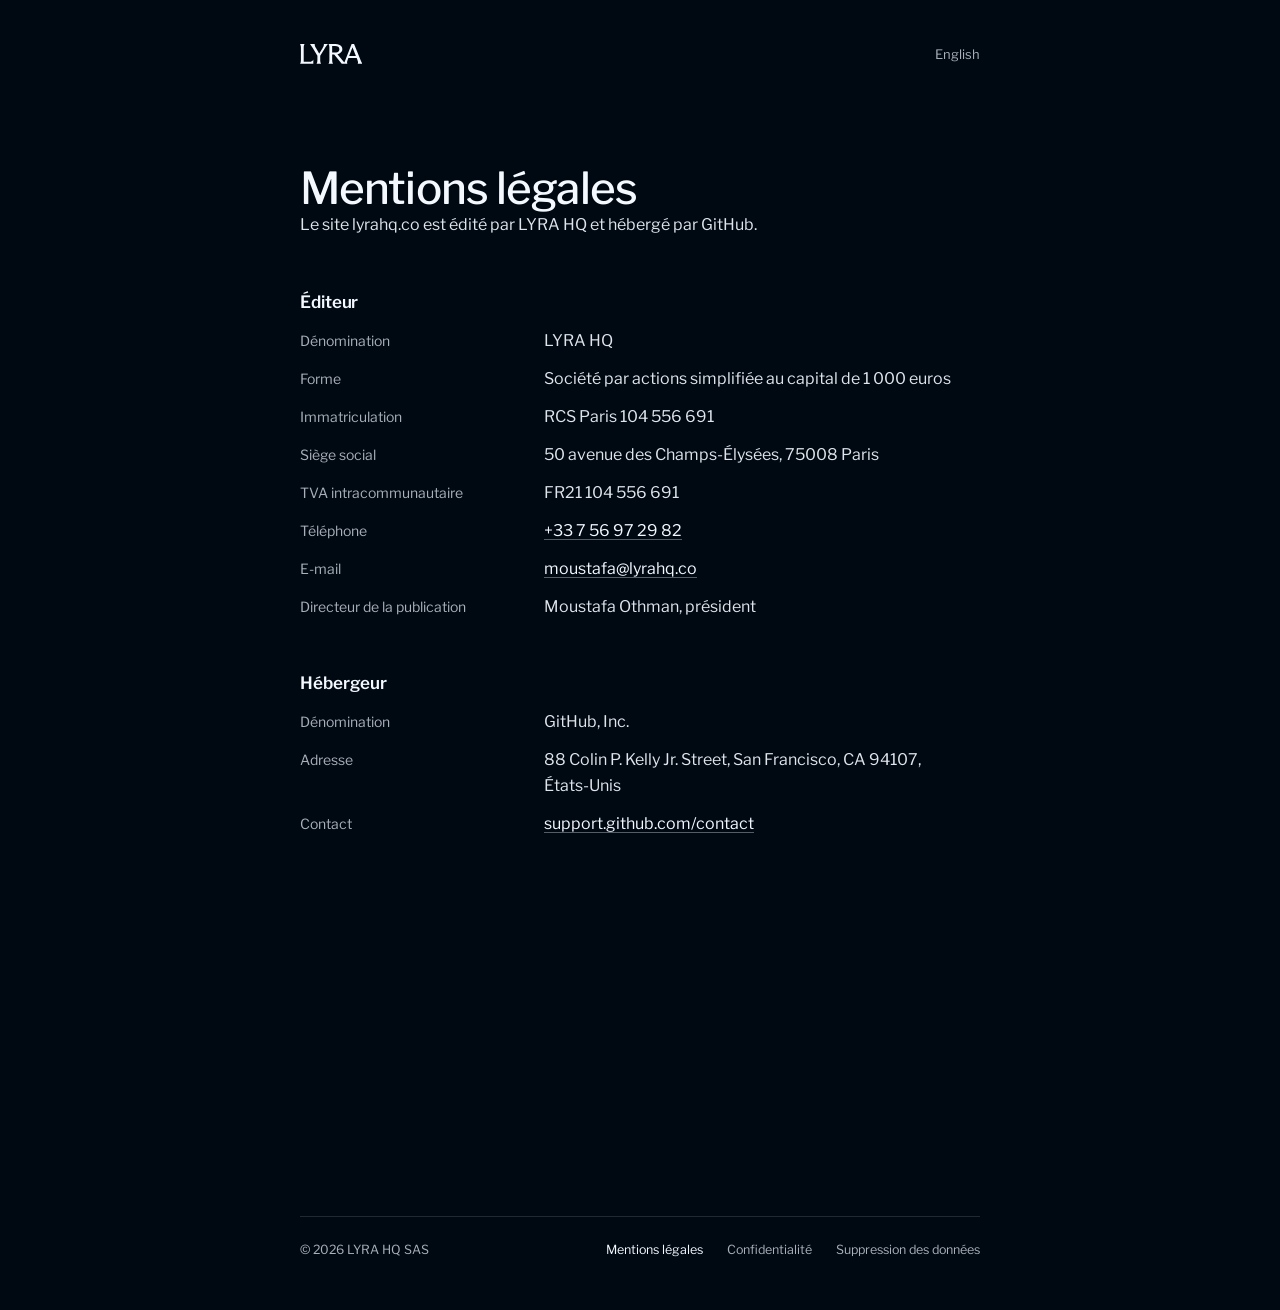
<file: fr/mentions-legales/index.html>
<!doctype html>
<html lang="fr">
<head>
<meta charset="utf-8">
<meta name="viewport" content="width=device-width, initial-scale=1">
<title>Mentions légales, LYRA</title>
<meta name="description" content="Mentions légales du site lyrahq.co, édité par LYRA HQ SAS.">
<meta name="theme-color" content="#000812">
<meta name="color-scheme" content="dark">
<meta name="referrer" content="strict-origin-when-cross-origin">
<meta http-equiv="Content-Security-Policy" content="default-src 'self'; img-src 'self' data:; media-src 'self'; font-src 'self'; style-src 'self'; script-src 'self'; connect-src 'self' https://script.google.com https://script.googleusercontent.com; object-src 'none'; base-uri 'none'; form-action 'none'">
<link rel="icon" href="../../favicon.svg" type="image/svg+xml">
<link rel="icon" href="../../favicon-32.png" sizes="32x32" type="image/png">
<link rel="apple-touch-icon" href="../../apple-touch-icon.png">
<link rel="canonical" href="https://lyrahq.co/fr/mentions-legales/">
<link rel="alternate" hreflang="fr" href="https://lyrahq.co/fr/mentions-legales/">
<link rel="alternate" hreflang="en" href="https://lyrahq.co/legal/">
<link rel="stylesheet" href="../../assets/legal.css">
<script src="../../assets/legal.js"></script>
</head>
<body>
<div class="lg">
<header class="lg-head"><a class="lg-mark" href="../../fr/#lyra" aria-label="LYRA, accueil"><svg viewBox="0 0 328 105" aria-hidden="true"><path fill="currentColor" d="M-0 103.51C1.2 101.92 2.15 100.12 2.85 98.12C3.54 96.02 4.04 93.68 4.34 91.08C4.64 88.38 4.79 85.29 4.79 81.79V23.07C4.79 19.27 4.64 16.08 4.34 13.48C4.04 10.79 3.54 8.44 2.85 6.44C2.15 4.34 1.2 2.4 -0 0.6V2.17e-05H24.27V0.6C22.97 2.4 21.97 4.34 21.27 6.44C20.57 8.44 20.07 10.74 19.77 13.33C19.57 15.93 19.47 19.17 19.47 23.07V93.78H45.99C50.28 93.78 53.88 93.48 56.77 92.88C59.77 92.28 62.27 91.23 64.26 89.73C66.36 88.13 68.01 85.89 69.21 82.99H69.96V104.11H-0V103.51ZM91.4 53.48L95.29 68.16L67.73 22.62C65.93 19.62 64.13 16.78 62.34 14.08C60.54 11.29 58.79 8.79 57.09 6.59C55.49 4.39 53.75 2.4 51.85 0.6V2.17e-05H77.62V0.45C77.22 2.65 77.22 4.89 77.62 7.19C78.11 9.49 78.91 11.88 80.01 14.38C81.21 16.88 82.76 19.72 84.66 22.92L100.53 49.43H101.13L117.46 23.07C119.56 19.67 121.21 16.73 122.41 14.23C123.6 11.63 124.45 9.24 124.95 7.04C125.45 4.84 125.6 2.7 125.4 0.6V2.17e-05H147.27V0.6C145.08 2.5 143.03 4.59 141.13 6.89C139.23 9.19 137.34 11.73 135.44 14.53C133.64 17.23 131.79 20.07 129.9 23.07L101.28 68.91L106.08 52.88V80.89C106.08 84.69 106.23 87.93 106.53 90.63C106.83 93.33 107.33 95.72 108.03 97.82C108.72 99.82 109.67 101.72 110.87 103.51V104.11H86.6V103.51C87.8 101.72 88.75 99.82 89.45 97.82C90.15 95.72 90.65 93.33 90.95 90.63C91.25 87.93 91.4 84.69 91.4 80.89V53.48ZM149.56 103.51C150.76 101.81 151.7 99.92 152.4 97.82C153.1 95.72 153.6 93.33 153.9 90.63C154.2 87.93 154.35 84.64 154.35 80.74V22.92C154.35 19.12 154.2 15.93 153.9 13.33C153.7 10.64 153.25 8.29 152.55 6.29C151.85 4.19 150.86 2.3 149.56 0.6V2.17e-05H185.96C193.55 2.17e-05 200.04 1.15 205.43 3.45C210.93 5.64 215.12 8.79 218.02 12.88C220.91 16.98 222.36 21.72 222.36 27.11C222.36 32.41 220.86 37.1 217.87 41.2C214.97 45.29 210.73 48.54 205.13 50.93C199.64 53.23 193.15 54.38 185.66 54.38L183.86 54.08L195.4 52.43L238.09 103.81V104.11H219.06L179.67 54.98H168.88V80.74C168.88 84.64 169.03 87.93 169.33 90.63C169.63 93.33 170.13 95.72 170.83 97.82C171.53 99.92 172.48 101.81 173.68 103.51V104.11H149.56V103.51ZM183.26 44.79C188.36 44.79 192.65 44.09 196.15 42.69C199.74 41.3 202.39 39.3 204.09 36.7C205.88 34 206.78 30.86 206.78 27.26C206.78 21.57 204.78 17.28 200.79 14.38C196.89 11.48 191.1 10.04 183.41 10.04H168.88V44.79H183.26ZM227.61 103.51C229.11 102.02 230.36 100.52 231.35 99.02C232.35 97.42 233.4 95.32 234.5 92.73C235.7 90.03 237.3 86.14 239.29 81.04L271.05 2.17e-05H283.94L316.29 80.29C318.19 85.09 319.84 89.03 321.24 92.13C322.63 95.12 323.78 97.42 324.68 99.02C325.58 100.52 326.68 102.02 327.98 103.51V104.11H303.11V103.51C304.01 101.92 304.51 99.97 304.61 97.67C304.71 95.37 304.41 92.83 303.71 90.03C303.01 87.23 302.01 84.19 300.71 80.89L275.85 18.28H275.25L250.98 81.19C249.68 84.59 248.68 87.68 247.98 90.48C247.38 93.18 247.13 95.62 247.23 97.82C247.43 100.02 248.03 101.92 249.03 103.51V104.11H227.61V103.51ZM250.23 62.62H300.26V72.95H250.23V62.62Z"></path></svg></a><a class="lg-lang" href="../../legal/" lang="en" hreflang="en">English</a></header>
<main class="lg-main"><h1>Mentions légales</h1><p class="lg-sub">Le site lyrahq.co est édité par LYRA HQ et hébergé par GitHub.</p>
<h2>Éditeur</h2>
<dl><dt>Dénomination</dt><dd>LYRA HQ</dd><dt>Forme</dt><dd>Société par actions simplifiée au capital de 1&nbsp;000 euros</dd><dt>Immatriculation</dt><dd>RCS Paris 104&nbsp;556&nbsp;691</dd><dt>Siège social</dt><dd>50 avenue des <span class="lg-nw">Champs-Élysées</span>, 75008 Paris</dd><dt>TVA intracommunautaire</dt><dd>FR21&nbsp;104&nbsp;556&nbsp;691</dd><dt>Téléphone</dt><dd><a href="tel:+33756972982">+33&nbsp;7&nbsp;56&nbsp;97&nbsp;29&nbsp;82</a></dd><dt>E-mail</dt><dd><a href="mailto:moustafa@lyrahq.co">moustafa@lyrahq.co</a></dd><dt>Directeur de la publication</dt><dd>Moustafa Othman, président</dd></dl>
<h2>Hébergeur</h2>
<dl><dt>Dénomination</dt><dd>GitHub, Inc.</dd><dt>Adresse</dt><dd>88 Colin P. Kelly Jr. Street, San Francisco, CA&nbsp;94107, <span class="lg-nw">États-Unis</span></dd><dt>Contact</dt><dd><a href="https://support.github.com/contact">support.github.com/contact</a></dd></dl>
<h2>Propriété intellectuelle</h2>
<p>Les contenus de ce site et la marque LYRA HQ sont la propriété de LYRA HQ SAS. Toute reproduction sans autorisation écrite est interdite.</p>
<h2>Données personnelles et cookies</h2>
<p>Ce site ne dépose aucun cookie et ne mesure pas son audience. Le traitement des données du service LYRA est décrit dans la <a href="../confidentialite/">politique de confidentialité</a>.</p></main>
<footer class="lg-foot"><span>© 2026 LYRA HQ SAS</span><a href="./" aria-current="page">Mentions légales</a><a href="../confidentialite/">Confidentialité</a><a href="../suppression-des-donnees/">Suppression des données</a></footer>
</div>
</body>
</html>
</file>
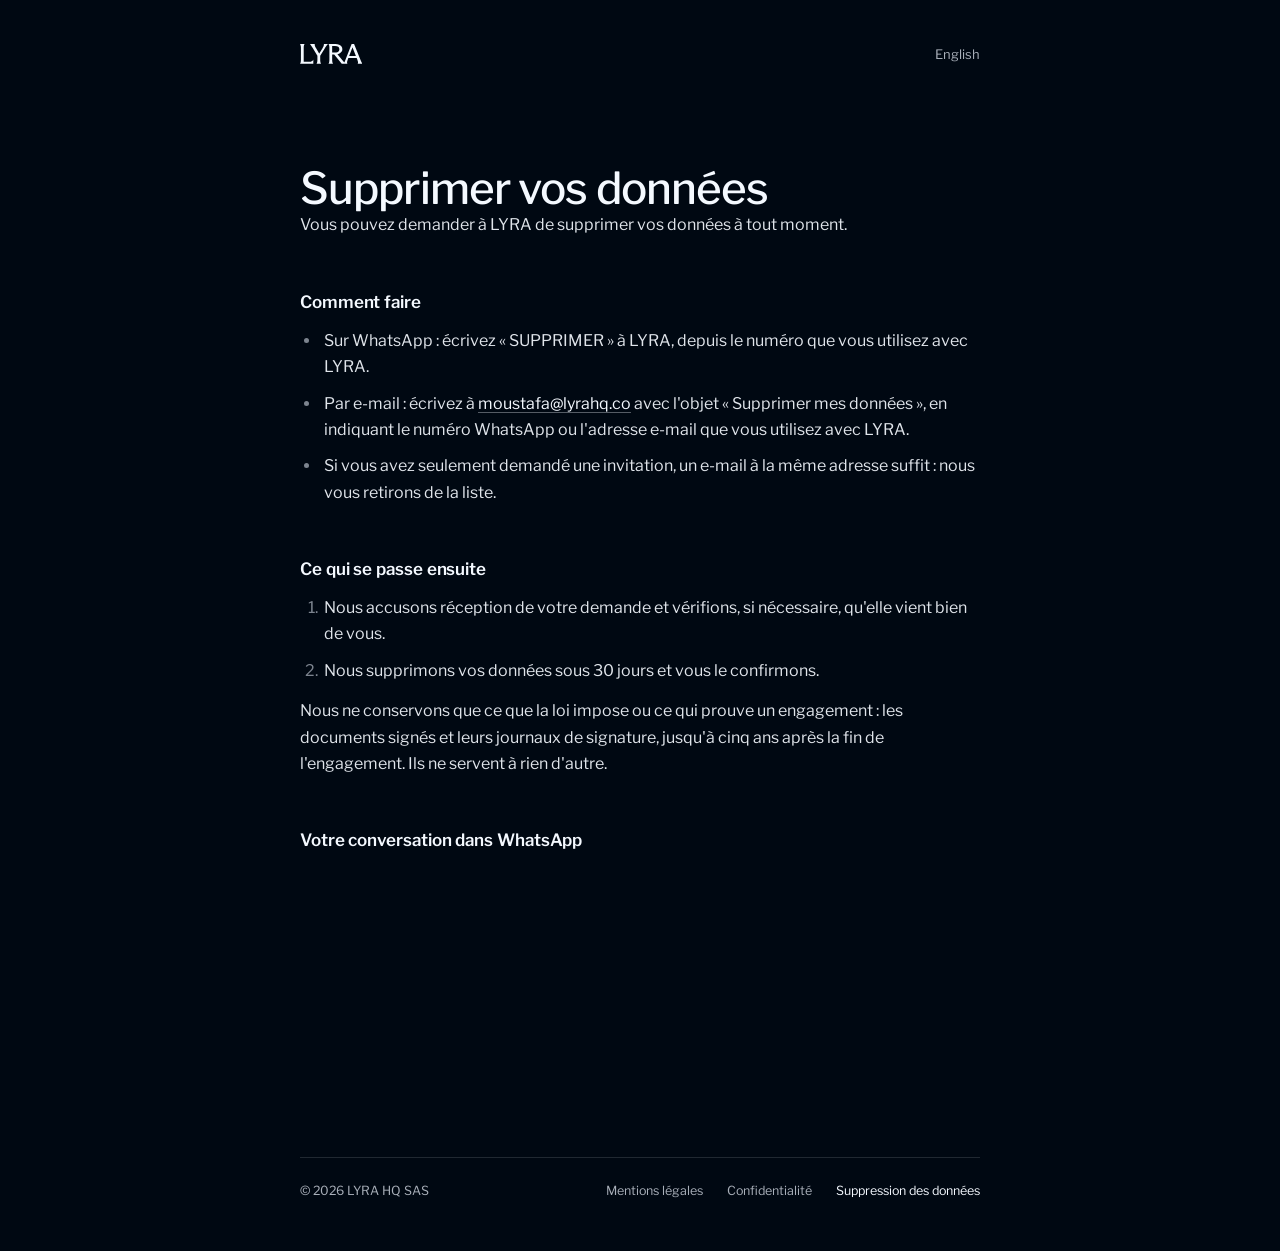
<file: fr/suppression-des-donnees/index.html>
<!doctype html>
<html lang="fr">
<head>
<meta charset="utf-8">
<meta name="viewport" content="width=device-width, initial-scale=1">
<title>Supprimer vos données, LYRA</title>
<meta name="description" content="Comment demander à LYRA de supprimer vos données.">
<meta name="theme-color" content="#000812">
<meta name="color-scheme" content="dark">
<meta name="referrer" content="strict-origin-when-cross-origin">
<meta http-equiv="Content-Security-Policy" content="default-src 'self'; img-src 'self' data:; media-src 'self'; font-src 'self'; style-src 'self'; script-src 'self'; connect-src 'self' https://script.google.com https://script.googleusercontent.com; object-src 'none'; base-uri 'none'; form-action 'none'">
<link rel="icon" href="../../favicon.svg" type="image/svg+xml">
<link rel="icon" href="../../favicon-32.png" sizes="32x32" type="image/png">
<link rel="apple-touch-icon" href="../../apple-touch-icon.png">
<link rel="canonical" href="https://lyrahq.co/fr/suppression-des-donnees/">
<link rel="alternate" hreflang="fr" href="https://lyrahq.co/fr/suppression-des-donnees/">
<link rel="alternate" hreflang="en" href="https://lyrahq.co/data-deletion/">
<link rel="stylesheet" href="../../assets/legal.css">
<script src="../../assets/legal.js"></script>
</head>
<body>
<div class="lg">
<header class="lg-head"><a class="lg-mark" href="../../fr/#lyra" aria-label="LYRA, accueil"><svg viewBox="0 0 328 105" aria-hidden="true"><path fill="currentColor" d="M-0 103.51C1.2 101.92 2.15 100.12 2.85 98.12C3.54 96.02 4.04 93.68 4.34 91.08C4.64 88.38 4.79 85.29 4.79 81.79V23.07C4.79 19.27 4.64 16.08 4.34 13.48C4.04 10.79 3.54 8.44 2.85 6.44C2.15 4.34 1.2 2.4 -0 0.6V2.17e-05H24.27V0.6C22.97 2.4 21.97 4.34 21.27 6.44C20.57 8.44 20.07 10.74 19.77 13.33C19.57 15.93 19.47 19.17 19.47 23.07V93.78H45.99C50.28 93.78 53.88 93.48 56.77 92.88C59.77 92.28 62.27 91.23 64.26 89.73C66.36 88.13 68.01 85.89 69.21 82.99H69.96V104.11H-0V103.51ZM91.4 53.48L95.29 68.16L67.73 22.62C65.93 19.62 64.13 16.78 62.34 14.08C60.54 11.29 58.79 8.79 57.09 6.59C55.49 4.39 53.75 2.4 51.85 0.6V2.17e-05H77.62V0.45C77.22 2.65 77.22 4.89 77.62 7.19C78.11 9.49 78.91 11.88 80.01 14.38C81.21 16.88 82.76 19.72 84.66 22.92L100.53 49.43H101.13L117.46 23.07C119.56 19.67 121.21 16.73 122.41 14.23C123.6 11.63 124.45 9.24 124.95 7.04C125.45 4.84 125.6 2.7 125.4 0.6V2.17e-05H147.27V0.6C145.08 2.5 143.03 4.59 141.13 6.89C139.23 9.19 137.34 11.73 135.44 14.53C133.64 17.23 131.79 20.07 129.9 23.07L101.28 68.91L106.08 52.88V80.89C106.08 84.69 106.23 87.93 106.53 90.63C106.83 93.33 107.33 95.72 108.03 97.82C108.72 99.82 109.67 101.72 110.87 103.51V104.11H86.6V103.51C87.8 101.72 88.75 99.82 89.45 97.82C90.15 95.72 90.65 93.33 90.95 90.63C91.25 87.93 91.4 84.69 91.4 80.89V53.48ZM149.56 103.51C150.76 101.81 151.7 99.92 152.4 97.82C153.1 95.72 153.6 93.33 153.9 90.63C154.2 87.93 154.35 84.64 154.35 80.74V22.92C154.35 19.12 154.2 15.93 153.9 13.33C153.7 10.64 153.25 8.29 152.55 6.29C151.85 4.19 150.86 2.3 149.56 0.6V2.17e-05H185.96C193.55 2.17e-05 200.04 1.15 205.43 3.45C210.93 5.64 215.12 8.79 218.02 12.88C220.91 16.98 222.36 21.72 222.36 27.11C222.36 32.41 220.86 37.1 217.87 41.2C214.97 45.29 210.73 48.54 205.13 50.93C199.64 53.23 193.15 54.38 185.66 54.38L183.86 54.08L195.4 52.43L238.09 103.81V104.11H219.06L179.67 54.98H168.88V80.74C168.88 84.64 169.03 87.93 169.33 90.63C169.63 93.33 170.13 95.72 170.83 97.82C171.53 99.92 172.48 101.81 173.68 103.51V104.11H149.56V103.51ZM183.26 44.79C188.36 44.79 192.65 44.09 196.15 42.69C199.74 41.3 202.39 39.3 204.09 36.7C205.88 34 206.78 30.86 206.78 27.26C206.78 21.57 204.78 17.28 200.79 14.38C196.89 11.48 191.1 10.04 183.41 10.04H168.88V44.79H183.26ZM227.61 103.51C229.11 102.02 230.36 100.52 231.35 99.02C232.35 97.42 233.4 95.32 234.5 92.73C235.7 90.03 237.3 86.14 239.29 81.04L271.05 2.17e-05H283.94L316.29 80.29C318.19 85.09 319.84 89.03 321.24 92.13C322.63 95.12 323.78 97.42 324.68 99.02C325.58 100.52 326.68 102.02 327.98 103.51V104.11H303.11V103.51C304.01 101.92 304.51 99.97 304.61 97.67C304.71 95.37 304.41 92.83 303.71 90.03C303.01 87.23 302.01 84.19 300.71 80.89L275.85 18.28H275.25L250.98 81.19C249.68 84.59 248.68 87.68 247.98 90.48C247.38 93.18 247.13 95.62 247.23 97.82C247.43 100.02 248.03 101.92 249.03 103.51V104.11H227.61V103.51ZM250.23 62.62H300.26V72.95H250.23V62.62Z"></path></svg></a><a class="lg-lang" href="../../data-deletion/" lang="en" hreflang="en">English</a></header>
<main class="lg-main"><h1>Supprimer vos données</h1><p class="lg-sub">Vous pouvez demander à LYRA de supprimer vos données à tout moment.</p>
<h2>Comment faire</h2>
<ul><li>Sur WhatsApp&nbsp;: écrivez «&nbsp;SUPPRIMER&nbsp;» à LYRA, depuis le numéro que vous utilisez avec LYRA.</li><li>Par e-mail&nbsp;: écrivez à <a href="mailto:moustafa@lyrahq.co">moustafa@lyrahq.co</a> avec l'objet «&nbsp;Supprimer mes données&nbsp;», en indiquant le numéro WhatsApp ou l'adresse e-mail que vous utilisez avec LYRA.</li><li>Si vous avez seulement demandé une invitation, un e-mail à la même adresse suffit&nbsp;: nous vous retirons de la liste.</li></ul>
<h2>Ce qui se passe ensuite</h2>
<ol><li>Nous accusons réception de votre demande et vérifions, si nécessaire, qu'elle vient bien de vous.</li><li>Nous supprimons vos données sous 30&nbsp;jours et vous le confirmons.</li></ol>
<p>Nous ne conservons que ce que la loi impose ou ce qui prouve un engagement&nbsp;: les documents signés et leurs journaux de signature, jusqu'à cinq ans après la fin de l'engagement. Ils ne servent à rien d'autre.</p>
<h2>Votre conversation dans WhatsApp</h2>
<p>Les messages restent aussi dans l'application WhatsApp de votre téléphone. Vous pouvez y supprimer la conversation à tout moment.</p>
<h2>Une question</h2>
<p>Écrivez à <a href="mailto:moustafa@lyrahq.co">moustafa@lyrahq.co</a>. Le détail de nos traitements figure dans la <a href="../confidentialite/">politique de confidentialité</a>. Vous pouvez aussi introduire une réclamation auprès de la CNIL (<a href="https://www.cnil.fr">cnil.fr</a>).</p></main>
<footer class="lg-foot"><span>© 2026 LYRA HQ SAS</span><a href="../mentions-legales/">Mentions légales</a><a href="../confidentialite/">Confidentialité</a><a href="./" aria-current="page">Suppression des données</a></footer>
</div>
</body>
</html>
</file>
<file: assets/legal.css>
@font-face{font-family:'Libre Franklin';font-style:normal;font-weight:400;font-display:swap;src:url(fonts/libre-franklin-400.woff2) format('woff2')}
@font-face{font-family:'Libre Franklin';font-style:normal;font-weight:500;font-display:swap;src:url(fonts/libre-franklin-500.woff2) format('woff2')}
@font-face{font-family:'Libre Franklin';font-style:normal;font-weight:600;font-display:swap;src:url(fonts/libre-franklin-600.woff2) format('woff2')}
html,body{margin:0;background:#000812}
@keyframes lg-in{from{opacity:0;transform:translateY(6px)}to{opacity:1;transform:none}}
.lg-head{animation:lg-in .7s cubic-bezier(.2,.7,.2,1) both}
.lg-main{animation:lg-in .7s cubic-bezier(.2,.7,.2,1) .06s both}
.lg-foot{animation:lg-in .7s cubic-bezier(.2,.7,.2,1) .12s both}
@media (prefers-reduced-motion:reduce){.lg-head,.lg-main,.lg-foot{animation:none}}
.lg-sub a{color:#F4F9FF;text-decoration:underline;text-decoration-thickness:1px;text-decoration-color:rgba(244,249,255,.35);text-underline-offset:3px}
.lg{min-height:100vh;box-sizing:border-box;display:flex;flex-direction:column;background:#000812;color:#E0E5EB;font-family:'Libre Franklin',system-ui,-apple-system,'Helvetica Neue',Arial,sans-serif;-webkit-font-smoothing:antialiased;-moz-osx-font-smoothing:grayscale;text-rendering:optimizeLegibility}
.lg-head,.lg-main,.lg-foot{width:min(680px,calc(100% - 48px));margin:0 auto;box-sizing:border-box}
.lg-head{display:flex;justify-content:space-between;align-items:center;padding-top:32px}
.lg-mark{display:block;color:#F4F9FF;line-height:0;text-decoration:none;transition:opacity .3s ease}
.lg-mark:hover{opacity:.82}
.lg-mark svg{display:block;height:20px;width:auto}
.lg-lang{display:inline-flex;align-items:center;min-height:44px;font-size:13px;color:#A9B0BA;text-decoration:none;transition:color .25s ease}
.lg-lang:hover{color:#F4F9FF}
.lg-main{flex:1 0 auto;padding:88px 0 96px}
.lg h1{margin:0;font-size:clamp(32px,4.2vw,44px);line-height:1.1;font-weight:500;letter-spacing:-0.02em;color:#F4F9FF}
.lg-sub{margin:20px 0 0;font-size:16px;line-height:1.6;color:#A9B0BA}
.lg h2{margin:52px 0 14px;font-size:17px;line-height:1.35;font-weight:600;letter-spacing:-0.005em;color:#F4F9FF}
.lg p,.lg li{margin:0;font-size:16px;line-height:1.65;color:#E0E5EB}
.lg p+p{margin-top:12px}
.lg ul,.lg ol{margin:0;padding-left:1.3em}
.lg li{padding-left:.2em}
.lg li+li{margin-top:10px}
.lg li::marker{color:#7C848F}
.lg p+ul,.lg p+ol,.lg ul+p,.lg ol+p{margin-top:14px}
.lg dl{margin:0;display:grid;grid-template-columns:220px 1fr;column-gap:24px;row-gap:12px}
.lg dt{margin:0;font-size:14px;line-height:26px;color:#A9B0BA}
.lg dd{margin:0;font-size:16px;line-height:26px;color:#E0E5EB}
.lg-main a{color:#F4F9FF;text-decoration:underline;text-decoration-thickness:1px;text-decoration-color:rgba(244,249,255,.35);text-underline-offset:3px;transition:text-decoration-color .25s ease}
.lg-main a:hover{text-decoration-color:#F4F9FF}
.lg-nw{white-space:nowrap}
.lg-foot{display:flex;flex-wrap:wrap;gap:8px 24px;padding:24px 0 48px;border-top:1px solid #202831;font-size:12.5px;line-height:1.5;color:#A9B0BA}
.lg-foot span{margin-right:auto}
.lg-foot a{color:#A9B0BA;text-decoration:none;transition:color .25s ease}
.lg-foot a:hover,.lg-foot a[aria-current]{color:#F4F9FF}
.lg a:focus-visible{outline:2px solid #F4F9FF;outline-offset:3px;border-radius:2px}
@media (max-width:600px){
.lg-head{padding-top:20px}
.lg-main{padding:56px 0 72px}
.lg h2{margin-top:40px}
.lg dl{grid-template-columns:1fr;row-gap:0}
.lg dt{line-height:20px}
.lg dd{margin-bottom:14px}
.lg-foot{flex-direction:column;gap:10px;padding-bottom:40px}
.lg-foot span{margin-right:0}
}
.js .lg-main{animation:none}
.js .lg-main>*{opacity:0;transform:translateY(10px);transition:opacity .6s ease,transform .8s cubic-bezier(.2,.7,.2,1)}
.js .lg-main>.in{opacity:1;transform:none}
.lg-foot a{padding-bottom:2px;background:linear-gradient(currentColor,currentColor) 0 100%/0 1px no-repeat;transition:color .25s ease,background-size .35s cubic-bezier(.2,.7,.2,1)}
.lg-lang{background:linear-gradient(currentColor,currentColor) 0 calc(50% + 9px)/0 1px no-repeat;transition:color .25s ease,background-size .35s cubic-bezier(.2,.7,.2,1)}
.lg-foot a:hover,.lg-lang:hover{background-size:100% 1px}
</file>
